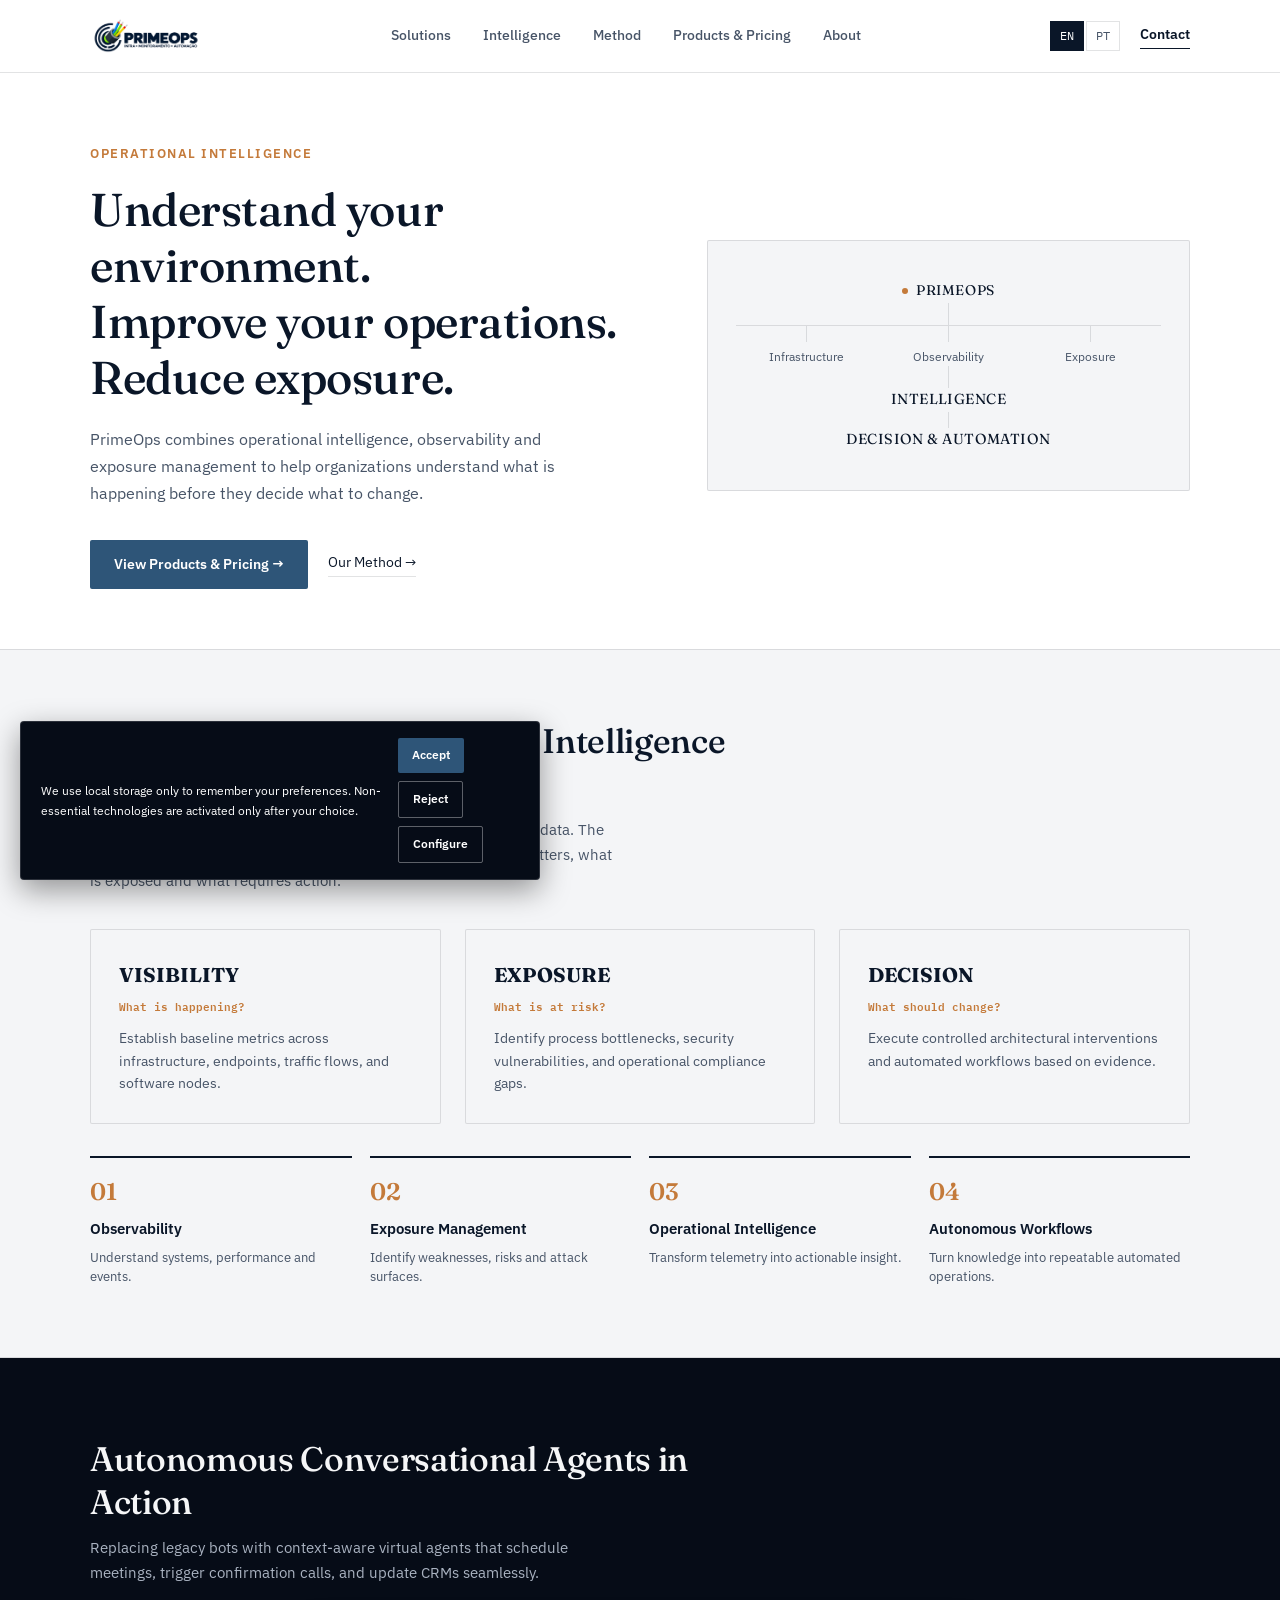
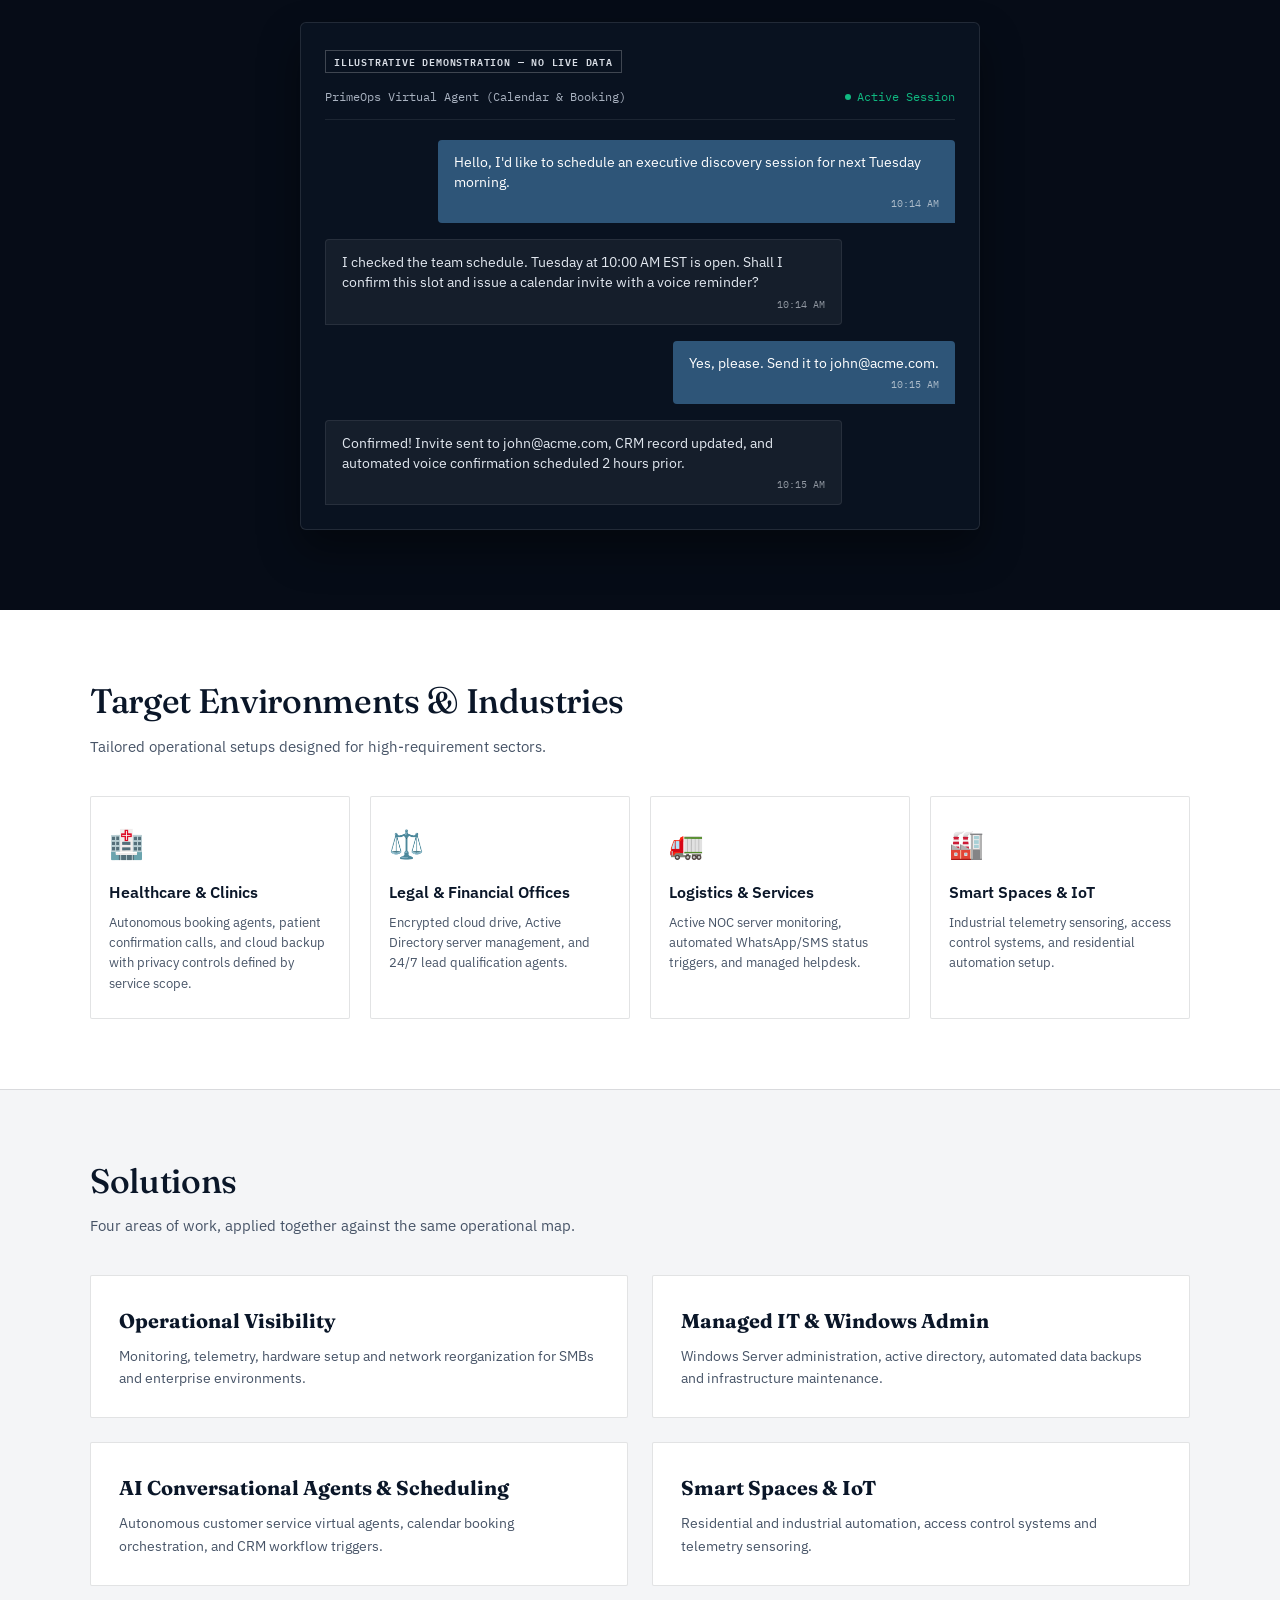
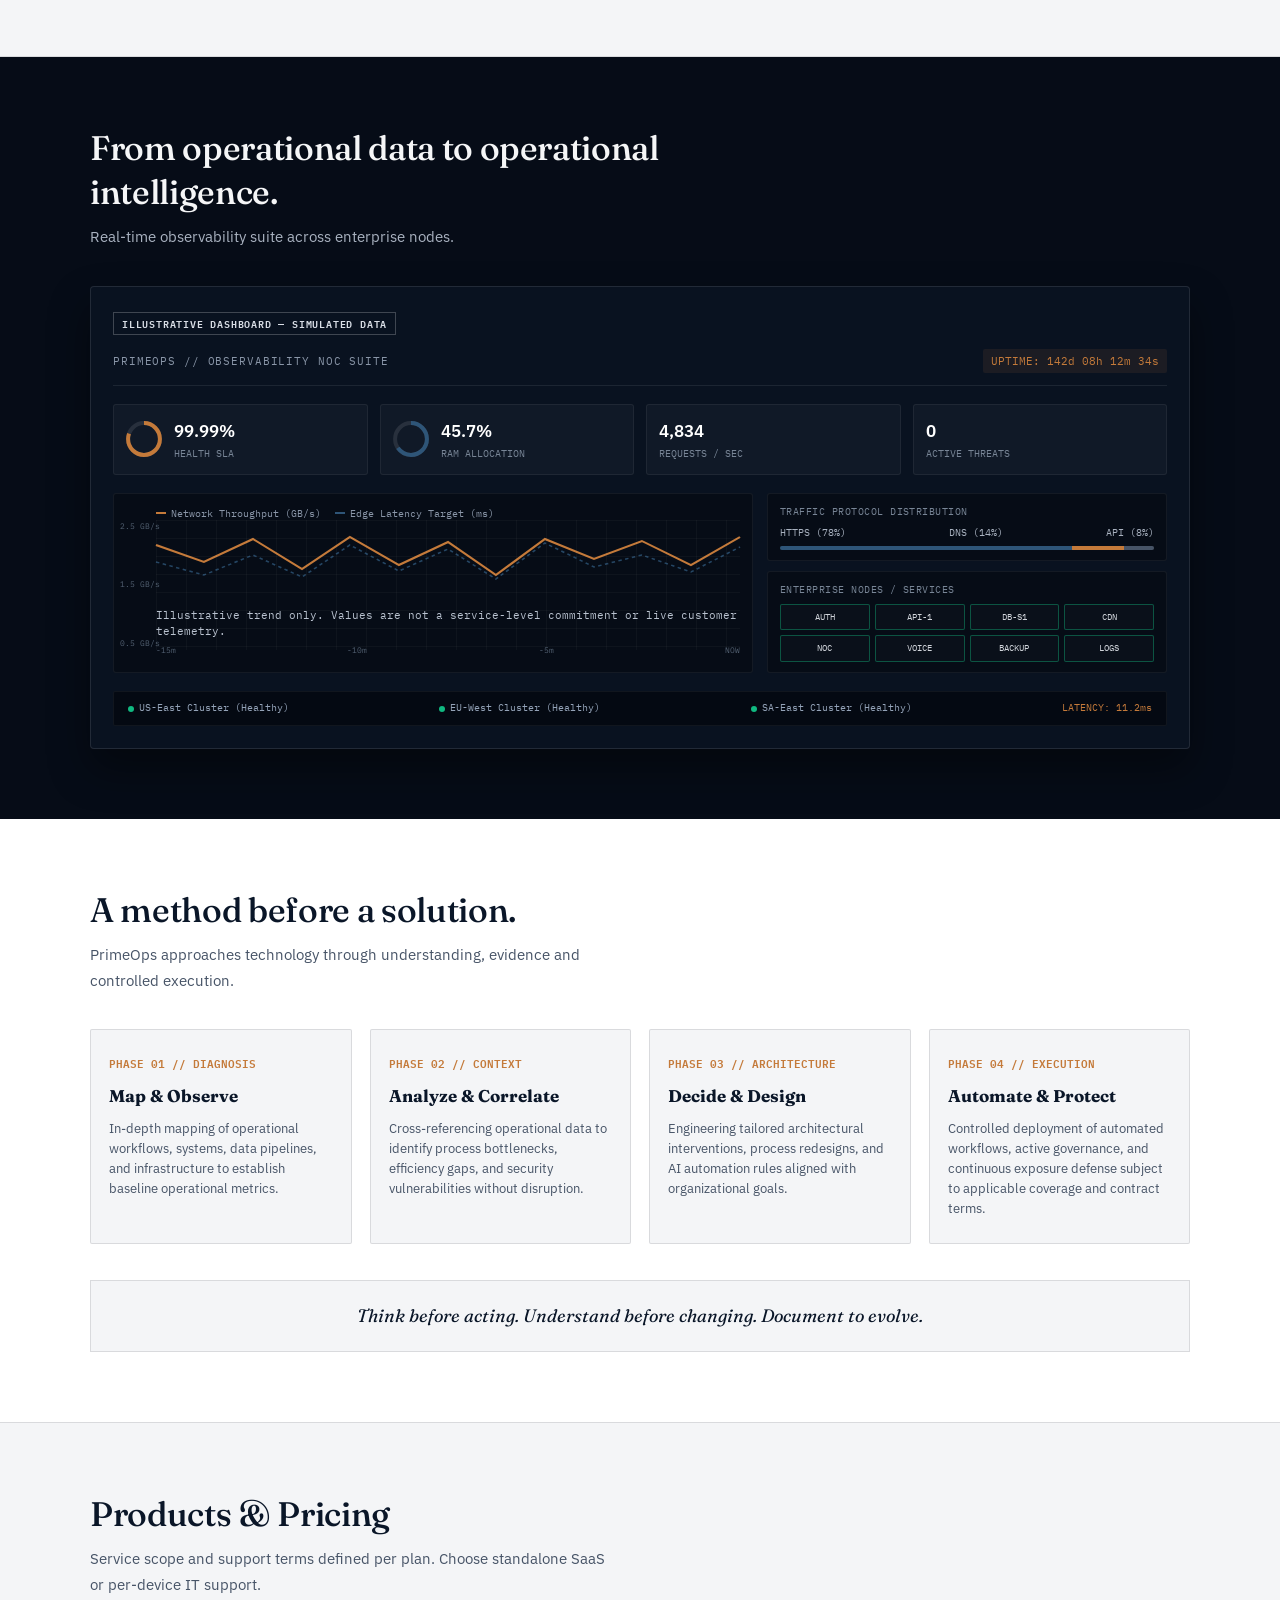
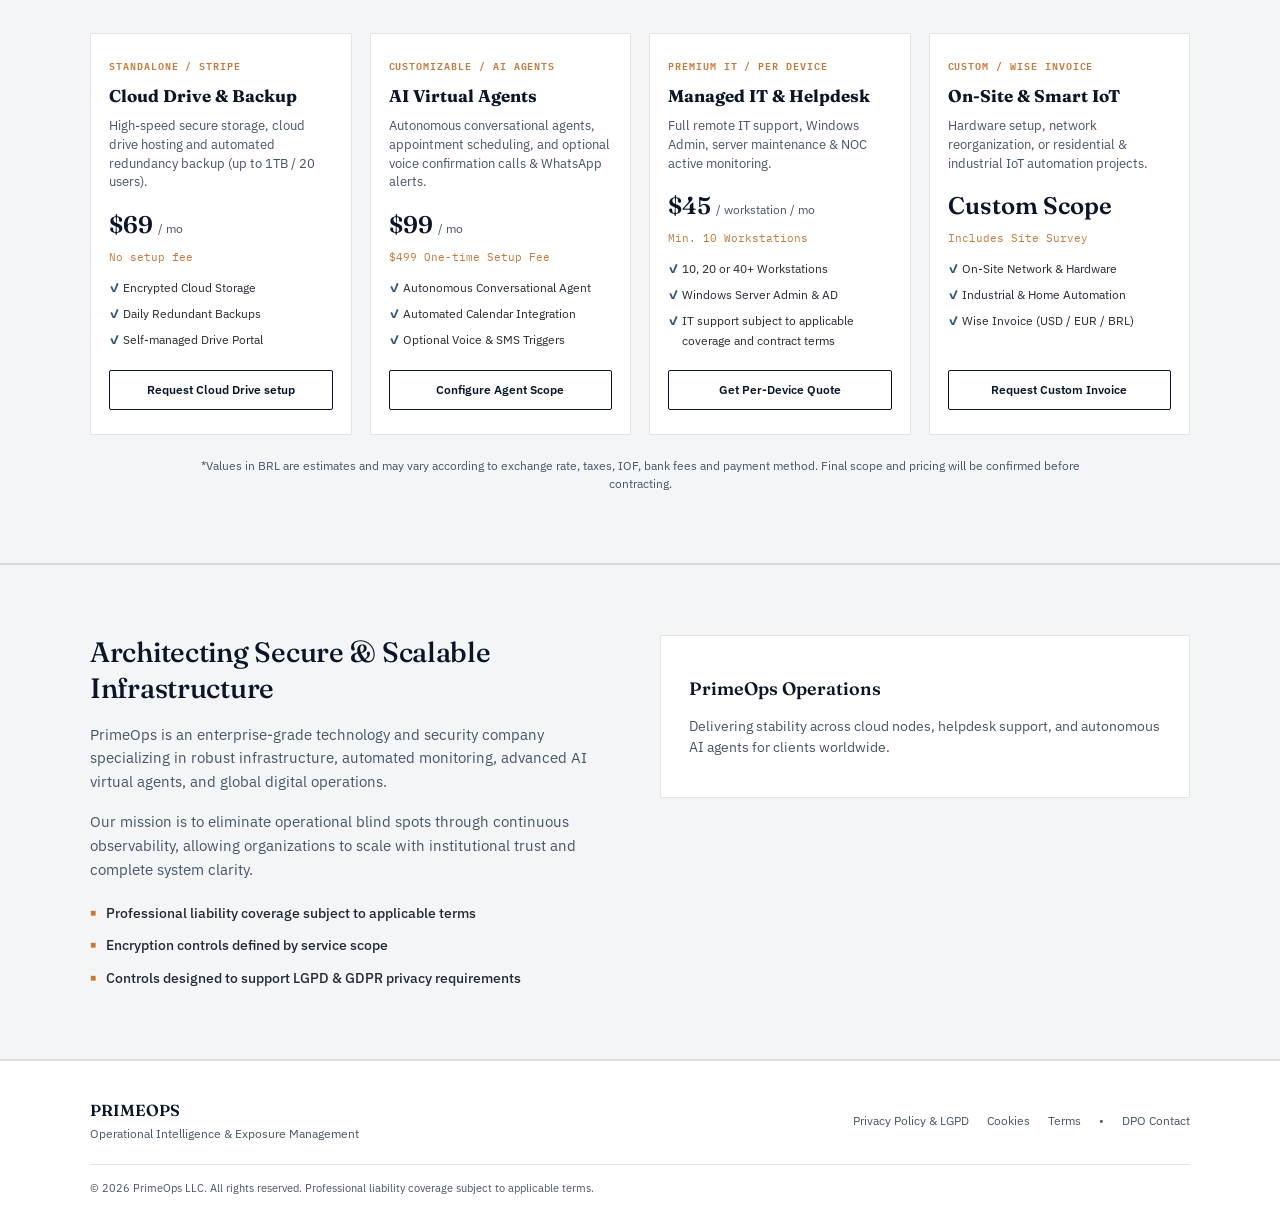
<file: index.html>
<!DOCTYPE html>
<html lang="en" id="html-root">
<head>
<meta charset="UTF-8">
<meta name="viewport" content="width=device-width, initial-scale=1.0">

<!-- SEO & Primary Meta Tags -->
<title>PrimeOps — Operational Intelligence &amp; Exposure Management</title>
<meta name="title" content="PrimeOps — Operational Intelligence & Exposure Management">
<meta name="description" content="Understand your operational environment, automate workflows with AI Virtual Agents, and protect infrastructure with Managed IT Support.">
<meta name="keywords" content="Operational Intelligence, Managed IT, AI Virtual Agents, Cloud Drive, Observability, Exposure Management, PrimeOps">
<meta name="robots" content="index, follow">

<link rel="preconnect" href="https://fonts.googleapis.com" crossorigin>
<link href="https://fonts.googleapis.com/css2?family=Fraunces:opsz,wght@9..144,400;9..144,500;9..144,600&family=IBM+Plex+Sans:wght@400;500;600;700&family=IBM+Plex+Mono:wght@500;600&display=swap" rel="stylesheet">

<link rel="stylesheet" href="assets/css/styles.css">
</head>
<body>

<header>
  <nav aria-label="Main Navigation">
    <div class="brand-logo-wrap">
      <a href="#">
        <img src="assets/images/primeops-logo-matriz-final.png" alt="PrimeOps - Infra, Monitoramento, Automação" class="brand-logo-img">
      </a>
    </div>

    <div class="navlinks">
      <a href="#solutions" data-i18n="nav_solutions">Solutions</a>
      <a href="#whatwedo" data-i18n="nav_intel">Intelligence</a>
      <a href="#method" data-i18n="nav_method">Method</a>
      <a href="#pricing" data-i18n="nav_pricing">Products &amp; Pricing</a>
      <a href="#about" data-i18n="nav_about">About</a>
    </div>
    <div class="nav-right">
      <div class="lang-toggle">
        <button id="btn-en" class="active" type="button" aria-pressed="true">EN</button>
        <button id="btn-pt" type="button" aria-pressed="false">PT</button>
      </div>
      <button class="btn-contact" type="button" data-open-modal="General Contact" data-i18n="nav_contact">Contact</button>
    </div>
    <button id="nav-toggle" class="nav-toggle" type="button" aria-expanded="false" aria-controls="mobile-nav"><span class="sr-only">Open navigation</span>Menu</button>
  </nav>
  <div id="mobile-nav" class="mobile-nav" aria-label="Mobile navigation">
    <a href="#solutions" data-i18n="nav_solutions">Solutions</a>
    <a href="#whatwedo" data-i18n="nav_intel">Intelligence</a>
    <a href="#method" data-i18n="nav_method">Method</a>
    <a href="#pricing" data-i18n="nav_pricing">Products &amp; Pricing</a>
    <a href="#about" data-i18n="nav_about">About</a>
  </div>
</header>

<section class="hero">
  <div class="wrap hero-grid">
    <div>
      <div class="eyebrow" data-i18n="hero_eyebrow">OPERATIONAL INTELLIGENCE</div>
      <h1 data-i18n="hero_title">Understand your environment.<br>Improve your operations.<br>Reduce exposure.</h1>
      <p class="hero-sub" data-i18n="hero_sub">PrimeOps combines operational intelligence, observability and exposure management to help organizations understand what is happening before they decide what to change.</p>
      <div class="hero-ctas">
        <a class="btn-primary" href="#pricing" data-i18n="hero_cta1">View Products &amp; Pricing →</a>
        <a class="btn-ghost" href="#method" data-i18n="hero_cta2">Our Method →</a>
      </div>
    </div>
    
    <div class="diagram-panel">
      <div class="diagram">
        <div class="d-top"><span class="d-dot"></span>PRIMEOPS</div>
        <div class="d-trunk"></div>
        <div class="d-branches">
          <div class="d-branch"><div class="d-drop"></div><div class="d-leaf" data-i18n="diag_infra">Infrastructure</div></div>
          <div class="d-branch"><div class="d-drop"></div><div class="d-leaf" data-i18n="diag_telemetry">Observability</div></div>
          <div class="d-branch"><div class="d-drop"></div><div class="d-leaf" data-i18n="diag_exposure">Exposure</div></div>
        </div>
        <div class="d-trunk"></div>
        <div class="d-node" data-i18n="diag_intelligence">INTELLIGENCE</div>
        <div class="d-trunk short"></div>
        <div class="d-node" data-i18n="diag_decision">DECISION &amp; AUTOMATION</div>
      </div>
    </div>
  </div>
</section>

<!-- FAIXA VISIBILIDADE / EXPOSIÇÃO / DECISÃO -->
<section class="block" style="background:var(--paper);border-top:1px solid var(--line-l);border-bottom:1px solid var(--line-l);">
  <div class="wrap">
    <div class="head">
      <h2 data-i18n="v1_h">Technology creates visibility. Intelligence creates understanding.</h2>
      <p data-i18n="v1_p">Modern environments generate enormous amounts of operational data. The challenge is not simply collecting it — it is understanding what matters, what is exposed and what requires action.</p>
    </div>

    <div class="vis-grid">
      <div class="vis-card">
        <h3>VISIBILITY</h3>
        <div class="sub" data-i18n="v_sub1">What is happening?</div>
        <p data-i18n="v_p1">Establish baseline metrics across infrastructure, endpoints, traffic flows, and software nodes.</p>
      </div>

      <div class="vis-card">
        <h3>EXPOSURE</h3>
        <div class="sub" data-i18n="v_sub2">What is at risk?</div>
        <p data-i18n="v_p2">Identify process bottlenecks, security vulnerabilities, and operational compliance gaps.</p>
      </div>

      <div class="vis-card">
        <h3>DECISION</h3>
        <div class="sub" data-i18n="v_sub3">What should change?</div>
        <p data-i18n="v_p3">Execute controlled architectural interventions and automated workflows based on evidence.</p>
      </div>
    </div>

    <div class="workflow-grid">
      <div class="wf-item">
        <div class="wf-num">01</div>
        <h4 data-i18n="wf1_h">Observability</h4>
        <p data-i18n="wf1_p">Understand systems, performance and events.</p>
      </div>
      <div class="wf-item">
        <div class="wf-num">02</div>
        <h4 data-i18n="wf2_h">Exposure Management</h4>
        <p data-i18n="wf2_p">Identify weaknesses, risks and attack surfaces.</p>
      </div>
      <div class="wf-item">
        <div class="wf-num">03</div>
        <h4 data-i18n="wf3_h">Operational Intelligence</h4>
        <p data-i18n="wf3_p">Transform telemetry into actionable insight.</p>
      </div>
      <div class="wf-item">
        <div class="wf-num">04</div>
        <h4 data-i18n="wf4_h">Autonomous Workflows</h4>
        <p data-i18n="wf4_p">Turn knowledge into repeatable automated operations.</p>
      </div>
    </div>
  </div>
</section>

<!-- SEÇÃO CHAT / AGENTES AUTÔNOMOS EM AÇÃO TRADUZIDO -->
<section class="agent-demo-section">
  <div class="wrap">
    <div class="head">
      <h2 data-i18n="ag_title">Autonomous Conversational Agents in Action</h2>
      <p data-i18n="ag_sub">Replacing legacy bots with context-aware virtual agents that schedule meetings, trigger confirmation calls, and update CRMs seamlessly.</p>
    </div>

    <div class="chat-box-container">
      <div class="demo-label">Illustrative demonstration — no live data</div>
      <div class="chat-header">
        <span data-i18n="chat_header">PrimeOps Virtual Agent (Calendar &amp; Booking)</span>
        <div class="chat-status"><span class="chat-dot"></span> <span data-i18n="chat_status">Active Session</span></div>
      </div>
      <div class="chat-messages">
        <div class="msg-bubble msg-user">
          <span data-i18n="chat_m1">Hello, I'd like to schedule an executive discovery session for next Tuesday morning.</span>
          <div class="msg-time">10:14 AM</div>
        </div>
        <div class="msg-bubble msg-agent">
          <span data-i18n="chat_m2">I checked the team schedule. Tuesday at 10:00 AM EST is open. Shall I confirm this slot and issue a calendar invite with a voice reminder?</span>
          <div class="msg-time">10:14 AM</div>
        </div>
        <div class="msg-bubble msg-user">
          <span data-i18n="chat_m3">Yes, please. Send it to john@acme.com.</span>
          <div class="msg-time">10:15 AM</div>
        </div>
        <div class="msg-bubble msg-agent">
          <span data-i18n="chat_m4">Confirmed! Invite sent to john@acme.com, CRM record updated, and automated voice confirmation scheduled 2 hours prior.</span>
          <div class="msg-time">10:15 AM</div>
        </div>
      </div>
    </div>
  </div>
</section>

<!-- SEÇÃO SETORES E AMBIENTES (TARGET INDUSTRIES) -->
<section class="block">
  <div class="wrap">
    <div class="head">
      <h2 data-i18n="ind_title">Target Environments &amp; Industries</h2>
      <p data-i18n="ind_sub">Tailored operational setups designed for high-requirement sectors.</p>
    </div>

    <div class="industries-grid">
      <div class="ind-card">
        <div class="ind-icon">🏥</div>
        <h3 data-i18n="ind1_h">Healthcare &amp; Clinics</h3>
        <p data-i18n="ind1_p">Autonomous booking agents, patient confirmation calls, and Cloud backup with privacy controls defined by service scope.</p>
      </div>

      <div class="ind-card">
        <div class="ind-icon">⚖️</div>
        <h3 data-i18n="ind2_h">Legal &amp; Financial Offices</h3>
        <p data-i18n="ind2_p">Encrypted cloud drive, Active Directory server management, and 24/7 lead qualification agents.</p>
      </div>

      <div class="ind-card">
        <div class="ind-icon">🚛</div>
        <h3 data-i18n="ind3_h">Logistics &amp; Services</h3>
        <p data-i18n="ind3_p">Active NOC server monitoring, automated WhatsApp/SMS status triggers, and managed helpdesk.</p>
      </div>

      <div class="ind-card">
        <div class="ind-icon">🏭</div>
        <h3 data-i18n="ind4_h">Smart Spaces &amp; IoT</h3>
        <p data-i18n="ind4_p">Industrial telemetry sensoring, access control systems, and residential automation setup.</p>
      </div>
    </div>
  </div>
</section>

<!-- SEÇÃO SOLUTIONS DETALHADA -->
<section class="block" id="solutions" style="background:var(--paper);border-top:1px solid var(--line-l);border-bottom:1px solid var(--line-l);">
  <div class="wrap">
    <div class="head">
      <h2 data-i18n="sol_title">Solutions</h2>
      <p data-i18n="sol_sub">Four areas of work, applied together against the same operational map.</p>
    </div>

    <div class="solutions-grid">
      <div class="sol-card">
        <h3 data-i18n="s1_h">Operational Visibility</h3>
        <p data-i18n="s1_p">Monitoring, telemetry, hardware setup and network reorganization for SMBs and enterprise environments.</p>
      </div>

      <div class="sol-card">
        <h3 data-i18n="s2_h">Managed IT &amp; Windows Admin</h3>
        <p data-i18n="s2_p">Windows Server administration, active directory, automated data backups and infrastructure maintenance.</p>
      </div>

      <div class="sol-card">
        <h3 data-i18n="s3_h">AI Conversational Agents &amp; Scheduling</h3>
        <p data-i18n="s3_p">Autonomous customer service virtual agents, calendar booking orchestration, and CRM workflow triggers.</p>
      </div>

      <div class="sol-card">
        <h3 data-i18n="s4_h">Smart Spaces &amp; IoT</h3>
        <p data-i18n="s4_p">Residential and industrial automation, access control systems and telemetry sensoring.</p>
      </div>
    </div>
  </div>
</section>

<!-- INTELIGÊNCIA / DASHBOARD NOC -->
<section class="whatwedo" id="whatwedo">
  <div class="wrap">
    <div class="head">
      <h2 data-i18n="wwd_title">From operational data to operational intelligence.</h2>
      <p data-i18n="wwd_sub">Real-time observability suite across enterprise nodes.</p>
    </div>

    <div class="noc-suite">
      <div class="demo-label">Illustrative dashboard — simulated data</div>
      <div class="noc-top-bar">
        <div class="noc-title-tag"><span>PRIMEOPS // OBSERVABILITY NOC SUITE</span></div>
        <div class="noc-timer">UPTIME: <span id="uptime-clock">142d 08h 12m 34s</span></div>
      </div>

      <div class="noc-metrics-grid">
        <div class="noc-metric-card">
          <svg class="gauge-svg" viewBox="0 0 36 36">
            <path class="gauge-bg" d="M18 2.0845 a 15.9155 15.9155 0 0 1 0 31.831 a 15.9155 15.9155 0 0 1 0 -31.831" />
            <path class="gauge-fill" d="M18 2.0845 a 15.9155 15.9155 0 0 1 0 31.831 a 15.9155 15.9155 0 0 1 0 -31.831" />
          </svg>
          <div class="metric-card-data">
            <div class="metric-card-num">99.99%</div>
            <div class="metric-card-lbl">HEALTH SLA</div>
          </div>
        </div>

        <div class="noc-metric-card">
          <svg class="gauge-svg" viewBox="0 0 36 36">
            <path class="gauge-bg" d="M18 2.0845 a 15.9155 15.9155 0 0 1 0 31.831 a 15.9155 15.9155 0 0 1 0 -31.831" />
            <path class="gauge-fill blue" id="ram-gauge" d="M18 2.0845 a 15.9155 15.9155 0 0 1 0 31.831 a 15.9155 15.9155 0 0 1 0 -31.831" />
          </svg>
          <div class="metric-card-data">
            <div class="metric-card-num" id="val-ram">45.7%</div>
            <div class="metric-card-lbl">RAM ALLOCATION</div>
          </div>
        </div>

        <div class="noc-metric-card">
          <div class="metric-card-data">
            <div class="metric-card-num" id="val-rps">4,834</div>
            <div class="metric-card-lbl">REQUESTS / SEC</div>
          </div>
        </div>

        <div class="noc-metric-card">
          <div class="metric-card-data">
            <div class="metric-card-num" id="val-threats">0</div>
            <div class="metric-card-lbl">ACTIVE THREATS</div>
          </div>
        </div>
      </div>

      <!-- MULTI-GRÁFICOS REAIS DA TELEMETRIA -->
      <div class="noc-charts-row">
        <div class="noc-main-chart">
          <div class="noc-chart-legend">
            <div class="legend-item"><span class="legend-line-main"></span> <span>Network Throughput (GB/s)</span></div>
            <div class="legend-item"><span class="legend-line-sub"></span> <span>Edge Latency Target (ms)</span></div>
          </div>

          <div class="axis-y">
            <span>2.5 GB/s</span>
            <span>1.5 GB/s</span>
            <span>0.5 GB/s</span>
          </div>

          <div class="chart-grid-pattern"></div>
          <svg class="noc-svg-chart" viewBox="0 0 500 65" preserveAspectRatio="none">
            <path id="svg-line-2" class="line-sub" d="M0,35 L41,48 L83,28 L125,50 L166,18 L208,44 L250,22 L291,52 L333,16 L375,40 L416,28 L458,45 L500,20" />
            <path id="svg-line-1" class="line-main" d="M0,18 L41,35 L83,12 L125,42 L166,10 L208,38 L250,15 L291,48 L333,12 L375,32 L416,14 L458,38 L500,10" />
          </svg>
          <p class="chart-summary">Illustrative trend only. Values are not a service-level commitment or live customer telemetry.</p>

          <div class="axis-x">
            <span>-15m</span>
            <span>-10m</span>
            <span>-5m</span>
            <span>NOW</span>
          </div>
        </div>

        <div class="noc-side-charts">
          <div class="discrete-card">
            <div class="discrete-title">TRAFFIC PROTOCOL DISTRIBUTION</div>
            <div class="proto-bar-container">
              <div class="proto-row">
                <span>HTTPS (78%)</span>
                <span>DNS (14%)</span>
                <span>API (8%)</span>
              </div>
              <div class="proto-track">
                <div class="proto-fill-1"></div>
                <div class="proto-fill-2"></div>
                <div class="proto-fill-3"></div>
              </div>
            </div>
          </div>

          <div class="discrete-card">
            <div class="discrete-title">ENTERPRISE NODES / SERVICES</div>
            <div class="services-grid">
              <div class="service-node active">AUTH</div>
              <div class="service-node active">API-1</div>
              <div class="service-node active">DB-S1</div>
              <div class="service-node active">CDN</div>
              <div class="service-node active">NOC</div>
              <div class="service-node active">VOICE</div>
              <div class="service-node active">BACKUP</div>
              <div class="service-node active">LOGS</div>
            </div>
          </div>
        </div>
      </div>

      <div class="noc-nodes-row">
        <div class="node-item"><span class="node-dot"></span> US-East Cluster (Healthy)</div>
        <div class="node-item"><span class="node-dot"></span> EU-West Cluster (Healthy)</div>
        <div class="node-item"><span class="node-dot"></span> SA-East Cluster (Healthy)</div>
        <div style="color:var(--copper);">LATENCY: 11.2ms</div>
      </div>
    </div>

  </div>
</section>

<!-- SEÇÃO METHOD -->
<section class="block" id="method">
  <div class="wrap">
    <div class="head">
      <h2 data-i18n="meth_title">A method before a solution.</h2>
      <p data-i18n="meth_sub">PrimeOps approaches technology through understanding, evidence and controlled execution.</p>
    </div>

    <div class="method-steps">
      <div class="method-step-card">
        <div class="method-step-num" data-i18n="m1_tag">PHASE 01 // DIAGNOSIS</div>
        <h3 data-i18n="m1_h">Map &amp; Observe</h3>
        <p data-i18n="m1_p">In-depth mapping of operational workflows, systems, data pipelines, and infrastructure to establish baseline operational metrics.</p>
      </div>

      <div class="method-step-card">
        <div class="method-step-num" data-i18n="m2_tag">PHASE 02 // CONTEXT</div>
        <h3 data-i18n="m2_h">Analyze &amp; Correlate</h3>
        <p data-i18n="m2_p">Cross-referencing operational data to identify process bottlenecks, efficiency gaps, and security vulnerabilities without disruption.</p>
      </div>

      <div class="method-step-card">
        <div class="method-step-num" data-i18n="m3_tag">PHASE 03 // ARCHITECTURE</div>
        <h3 data-i18n="m3_h">Decide &amp; Design</h3>
        <p data-i18n="m3_p">Engineering tailored architectural interventions, process redesigns, and AI automation rules aligned with organizational goals.</p>
      </div>

      <div class="method-step-card">
        <div class="method-step-num" data-i18n="m4_tag">PHASE 04 // EXECUTION</div>
        <h3 data-i18n="m4_h">Automate &amp; Protect</h3>
        <p data-i18n="m4_p">Controlled deployment of automated workflows, active governance, and continuous exposure defense covered by liability insurance.</p>
      </div>
    </div>

    <div class="method-quote" data-i18n="meth_quote">
      Think before acting. Understand before changing. Document to evolve.
    </div>
  </div>
</section>

<!-- SEÇÃO DE PREÇOS -->
<section class="block" id="pricing" style="background:var(--paper);border-top:1px solid var(--line-l);border-bottom:1px solid var(--line-l);">
  <div class="wrap">
    <div class="head">
      <h2 data-i18n="p_title">Products &amp; Pricing</h2>
      <p data-i18n="p_sub">Service scope and support terms defined per plan. Choose standalone SaaS or per-device IT support.</p>
    </div>

    <div class="pricing-grid">
      <div class="price-card">
        <div>
          <div class="price-tag">STANDALONE / STRIPE</div>
          <h3 data-i18n="p1_h">Cloud Drive &amp; Backup</h3>
          <p class="desc" data-i18n="p1_desc">High-speed secure storage, cloud drive hosting and automated redundancy backup (up to 1TB / 20 users).</p>
          <div class="price-amount" id="p1-amt" data-i18n="p1_amt">$69 <span>/ mo</span></div>
          <div class="price-setup" data-i18n="p1_s">No setup fee</div>
          <ul class="price-features">
            <li data-i18n="p1_f1">Encrypted Cloud Storage</li>
            <li data-i18n="p1_f2">Daily Redundant Backups</li>
            <li data-i18n="p1_f3">Self-managed Drive Portal</li>
          </ul>
        </div>
        <button type="button" data-open-modal="Cloud Drive Setup" class="btn-card" data-i18n="btn_stripe">Request Cloud Drive setup</button>
      </div>

      <div class="price-card">
        <div>
          <div class="price-tag">CUSTOMIZABLE / AI AGENTS</div>
          <h3 data-i18n="p2_h">AI Virtual Agents</h3>
          <p class="desc" data-i18n="p2_desc">Autonomous conversational agents, appointment scheduling, and optional voice confirmation calls & WhatsApp alerts.</p>
          <div class="price-amount" id="p2-amt" data-i18n="p2_amt">$99 <span>/ mo</span></div>
          <div class="price-setup" id="p2-setup" data-i18n="p2_s">$499 One-time Setup Fee</div>
          <ul class="price-features">
            <li data-i18n="p2_f1">Autonomous Conversational Agent</li>
            <li data-i18n="p2_f2">Automated Calendar Integration</li>
            <li data-i18n="p2_f3">Optional Voice &amp; SMS Triggers</li>
          </ul>
        </div>
        <button type="button" data-open-modal="AI Agent Scope" class="btn-card" data-i18n="btn_scope">Configure Agent Scope</button>
      </div>

      <div class="price-card">
        <div>
          <div class="price-tag">PREMIUM IT / PER DEVICE</div>
          <h3 data-i18n="p3_h">Managed IT &amp; Helpdesk</h3>
          <p class="desc" data-i18n="p3_desc">Full remote IT support, Windows Admin, server maintenance & NOC active monitoring.</p>
          <div class="price-amount" id="p3-amt" data-i18n="p3_amt">$45 <span>/ workstation / mo</span></div>
          <div class="price-setup" data-i18n="p3_s">Min. 10 Workstations</div>
          <ul class="price-features">
            <li data-i18n="p3_f1">10, 20 or 40+ Workstations</li>
            <li data-i18n="p3_f2">Windows Server Admin &amp; AD</li>
            <li data-i18n="p3_f3">IT support subject to applicable coverage and contract terms</li>
          </ul>
        </div>
        <button type="button" data-open-modal="Managed IT Quote" class="btn-card" data-i18n="btn_quote">Get Per-Device Quote</button>
      </div>

      <div class="price-card">
        <div>
          <div class="price-tag">CUSTOM / WISE INVOICE</div>
          <h3 data-i18n="p4_h">On-Site &amp; Smart IoT</h3>
          <p class="desc" data-i18n="p4_desc">Hardware setup, network reorganization, or residential & industrial IoT automation projects.</p>
          <div class="price-amount" id="p4-amt" data-i18n="p4_amt">Custom Scope</div>
          <div class="price-setup" data-i18n="p4_s">Includes Site Survey</div>
          <ul class="price-features">
            <li data-i18n="p4_f1">On-Site Network &amp; Hardware</li>
            <li data-i18n="p4_f2">Industrial &amp; Home Automation</li>
            <li data-i18n="p4_f3">Wise Invoice (USD / EUR / BRL)</li>
          </ul>
        </div>
        <button type="button" data-open-modal="Wise Custom Invoice" class="btn-card" data-i18n="btn_wise">Request Custom Invoice</button>
      </div>
    </div>
    <p class="pricing-note" data-i18n="pricing_note">*Values in BRL are estimates and may vary according to exchange rate, taxes, IOF, bank fees and payment method. Final scope and pricing will be confirmed before contracting.</p>
  </div>
</section>

<!-- SEÇÃO ABOUT CORRIGIDA E DISTRIBUÍDA ALINHADA -->
<section class="about-section" id="about">
  <div class="wrap about-grid">
    <div class="about-content">
      <h2 data-i18n="ab_title">Architecting Secure &amp; Scalable Infrastructure</h2>
      <p data-i18n="ab_p1">PrimeOps is an enterprise-grade technology and security company specializing in robust infrastructure, automated monitoring, advanced AI virtual agents, and global digital operations.</p>
      <p data-i18n="ab_p2">Our mission is to eliminate operational blind spots through continuous observability, allowing organizations to scale with institutional trust and complete system clarity.</p>
      <ul class="about-pillars">
        <li data-i18n="ab_l1">Enterprise E&amp;O Professional Liability Insured</li>
        <li data-i18n="ab_l2">AES-256 Cloud Encryption Standards</li>
        <li data-i18n="ab_l3">Controls designed to support LGPD &amp; GDPR privacy requirements</li>
      </ul>
    </div>
    <div class="diagram-panel" style="background:#fff;">
      <div style="font-family:var(--serif);font-size:18px;color:var(--navy);margin-bottom:12px;font-weight:600;" data-i18n="ab_card_h">PrimeOps Operations</div>
      <p style="font-size:13.5px;color:var(--slate);line-height:1.6;" data-i18n="ab_card_p">Delivering stability across cloud nodes, helpdesk support, and autonomous AI agents for clients worldwide.</p>
    </div>
  </div>
</section>

<!-- BANNER DE COOKIES LGPD -->
<div id="cookie-banner" class="cookie-banner" role="region" aria-label="Privacy preferences">
  <div>
    <span data-i18n="cookie_text">Usamos armazenamento local apenas para lembrar suas preferências. Tecnologias não essenciais só serão ativadas após sua escolha.</span>
    <div id="cookie-preferences" class="preference-panel"><a href="cookies-en.html" target="_blank" rel="noopener" data-legal-key="cookies" data-i18n="cookie_preferences_link">Saiba mais sobre cookies e preferências</a></div>
  </div>
  <div class="cookie-actions">
    <button id="cookie-accept" type="button" class="cookie-btn" data-i18n="cookie_accept">Aceitar</button>
    <button id="cookie-reject" type="button" class="cookie-btn secondary" data-i18n="cookie_reject">Recusar</button>
    <button id="cookie-configure" type="button" class="cookie-btn secondary" data-i18n="cookie_configure">Configurar</button>
  </div>
</div>

<!-- MODAL FORM -->
<div id="contact-modal" class="modal-overlay" role="dialog" aria-modal="true" aria-labelledby="modal-title" aria-hidden="true">
  <div class="modal-box">
    <button id="modal-close" class="modal-close" type="button" aria-label="Close dialog">✕</button>
    <div id="modal-form-content">
      <h3 id="modal-title" data-i18n="modal_h">Request Proposal / Scope</h3>
      <p data-i18n="modal_p">Select required parameters for a tailored proposal.</p>
      
        <form id="modal-form" action="https://primeops-crm-integration-admin.primeops-root.workers.dev/leads" method="POST">
        <input type="hidden" name="source" value="primeops-company-website">
        <input type="hidden" name="language" id="form-language" value="en">
        <input type="hidden" name="privacy_policy_version" value="1.0">
        <input type="hidden" name="consent_timestamp" id="consent-timestamp">
        <div class="form-group">
          <label for="input-name" data-i18n="lbl_name">FULL NAME</label>
          <input type="text" id="input-name" name="name" required autocomplete="name" maxlength="120" placeholder="John Doe" data-i18n-placeholder="placeholder_name">
        </div>
        <div class="form-group">
          <label for="input-company" data-i18n="lbl_company">COMPANY</label>
          <input type="text" id="input-company" name="company" required autocomplete="organization" maxlength="160" placeholder="Acme Corp" data-i18n-placeholder="placeholder_company">
        </div>
        <div class="form-group">
          <label for="input-country" data-i18n="lbl_country">COUNTRY</label>
          <input type="text" id="input-country" name="country" required autocomplete="country-name" maxlength="80" placeholder="United States" data-i18n-placeholder="placeholder_country">
        </div>
        <div class="form-group">
          <label for="input-email" data-i18n="lbl_email">WORK EMAIL</label>
          <input type="email" id="input-email" name="email" required autocomplete="email" maxlength="160" placeholder="john@company.com" data-i18n-placeholder="placeholder_email">
        </div>
        <div class="form-group">
          <label for="input-service" data-i18n="lbl_service">SERVICE OF INTEREST</label>
          <select id="input-service" name="service" required>
            <option value="" data-i18n="service_placeholder">Select a service</option>
            <option value="cloud_drive" data-i18n="service_cloud">Cloud Drive &amp; Backup</option>
            <option value="ai_agents" data-i18n="service_ai">AI Virtual Agents</option>
            <option value="managed_it" data-i18n="service_it">Managed IT &amp; Helpdesk</option>
            <option value="smart_iot" data-i18n="service_iot">On-Site &amp; Smart IoT</option>
            <option value="other" data-i18n="service_other">Other / Not sure yet</option>
          </select>
        </div>
        <div class="form-group">
          <label for="modal-msg" data-i18n="lbl_msg">PROJECT PARAMETERS</label>
          <textarea id="modal-msg" name="message" rows="3" maxlength="1200" placeholder="Describe requirements..." data-i18n-placeholder="placeholder_message"></textarea>
          <span class="form-help" data-i18n="form_help">Please do not include passwords, credentials, health information or other sensitive data.</span>
        </div>
        <div class="lgpd-consent">
          <input type="checkbox" id="lgpd_agree" name="privacy_consent" value="accepted" required>
          <label for="lgpd_agree"><span data-i18n="lbl_lgpd">I have read the privacy notice and authorize PrimeOps to use these details to respond to my request.</span> <a href="privacy-en.html" data-legal-key="privacy" target="_blank" rel="noopener" data-i18n="privacy_notice_link">Privacy notice</a></label>
        </div>
        <button type="submit" class="btn-submit" data-i18n="btn_send">Submit Request</button>
        <div id="form-status" class="form-status" role="status" aria-live="polite"></div>
      </form>
    </div>
    <div id="modal-success" style="display:none;text-align:center;padding:20px;" role="status">
      <h4 data-i18n="form_success">Request Submitted</h4>
      <p style="color:var(--slate);font-size:14px;margin-top:10px;" data-i18n="form_success_p">Our team will review your request and reach out shortly.</p>
    </div>
    <div id="modal-error" style="display:none"></div>
  </div>
</div>

<footer>
  <div class="wrap">
    <div class="footer-top">
      <div class="footer-brand">
        <div class="fb1">PRIMEOPS</div>
        <div class="fb2">Operational Intelligence &amp; Exposure Management</div>
      </div>
      <div class="footer-legal-links">
        <a href="privacy-en.html" data-legal-key="privacy" data-i18n="f_privacy">Privacy Policy &amp; LGPD</a>
        <a href="cookies-en.html" data-legal-key="cookies" data-i18n="f_cookies">Cookies</a>
        <a href="terms-en.html" data-legal-key="terms" data-i18n="f_terms">Terms</a>
        <span>•</span>
        <a href="mailto:dpo@primeops.company" data-i18n="f_dpo">DPO Contact</a>
      </div>
    </div>
    <div class="footer-bottom">
      <div data-i18n="footer_legal">© 2026 PrimeOps LLC. All rights reserved. Professional liability coverage subject to applicable terms.</div>
    </div>
  </div>
</footer>

<script src="assets/js/main.js" defer></script>

</body>
</html>
</file>
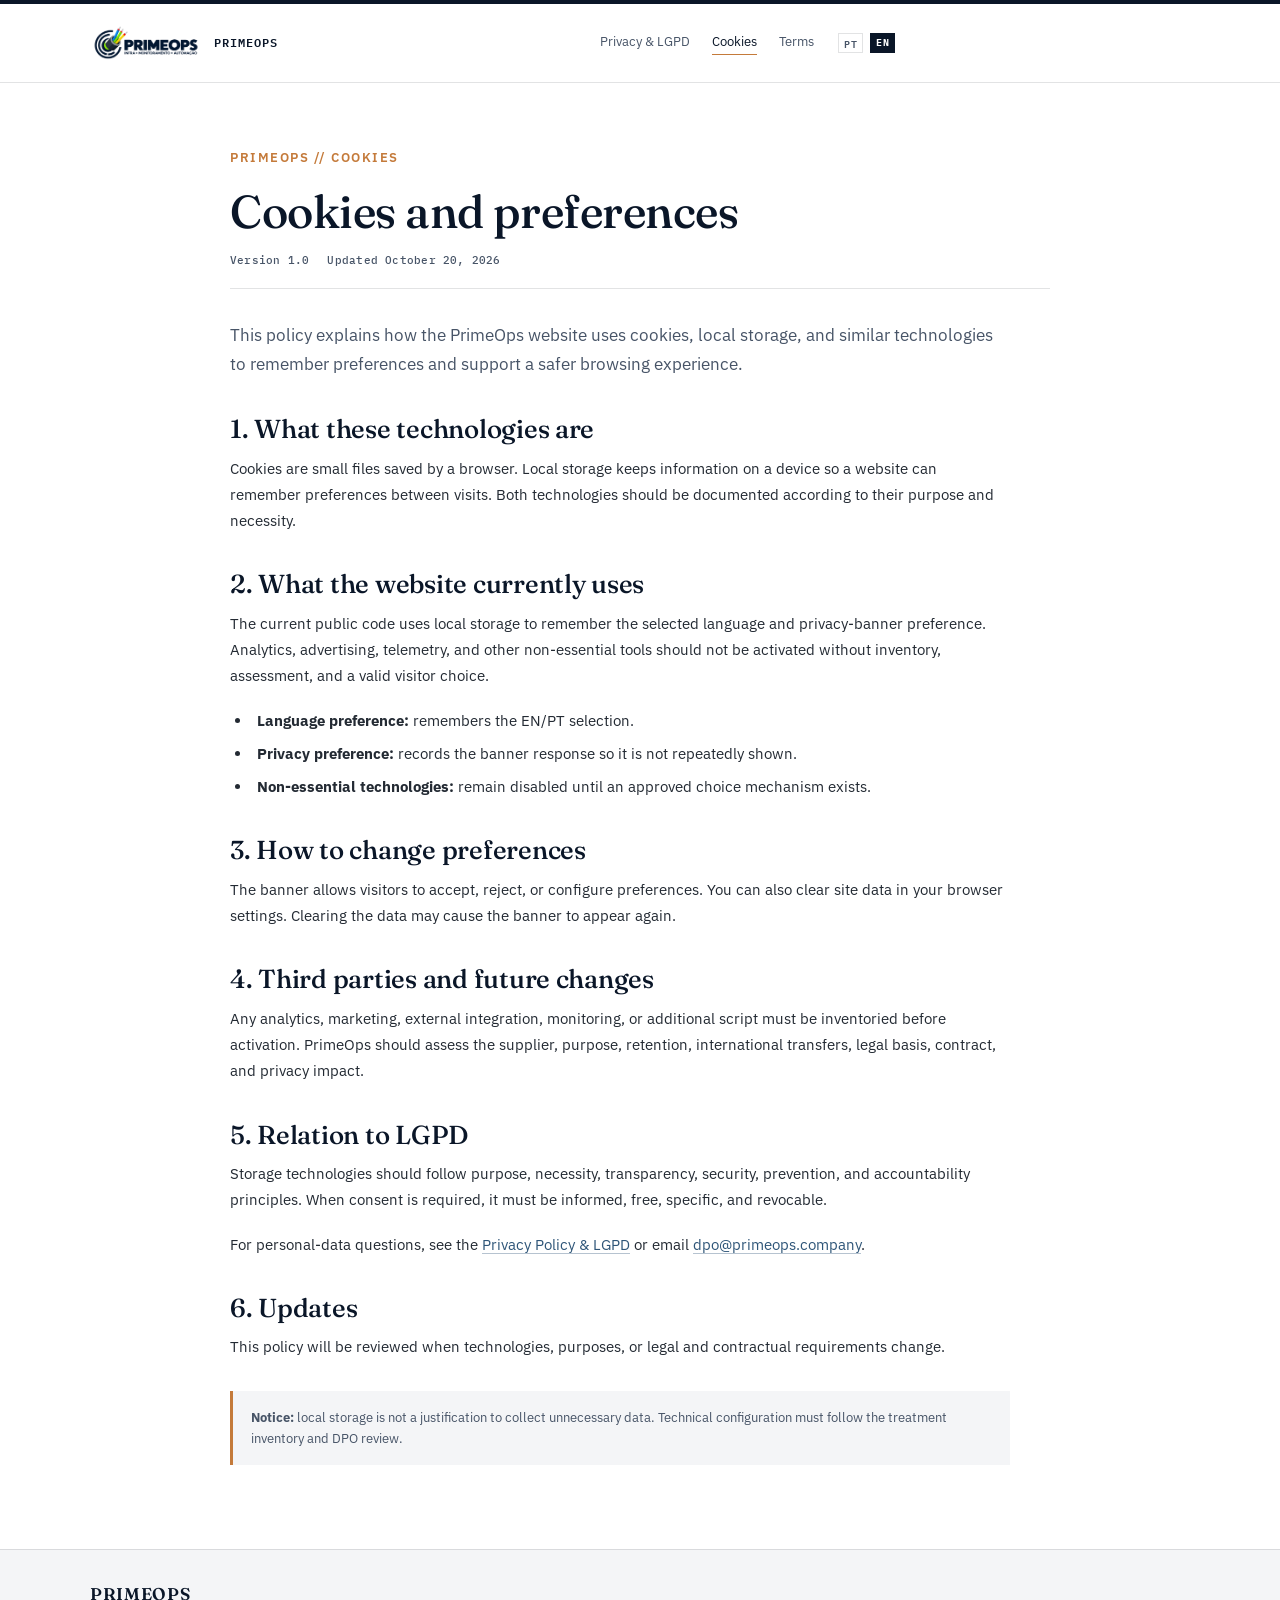
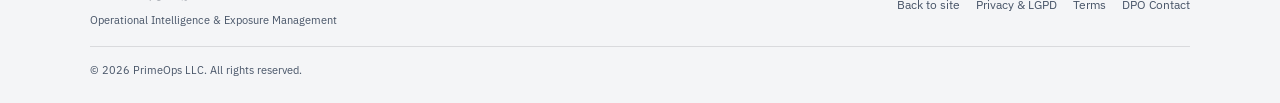
<file: cookies-en.html>
<!doctype html>
<html lang="en">
<head><meta charset="utf-8"><meta name="viewport" content="width=device-width, initial-scale=1"><meta name="description" content="PrimeOps Cookie and Preference Policy."><title>Cookies &amp; Preferences — PrimeOps</title><link rel="preconnect" href="https://fonts.googleapis.com" crossorigin><link rel="preconnect" href="https://fonts.gstatic.com" crossorigin><link href="https://fonts.googleapis.com/css2?family=Fraunces:opsz,wght@9..144,400;9..144,500;9..144,600&family=IBM+Plex+Sans:wght@400;500;600;700&family=IBM+Plex+Mono:wght@500;600&display=swap" rel="stylesheet"><link rel="stylesheet" href="assets/css/styles.css"></head>
<body class="legal-body"><header class="legal-header"><div class="wrap legal-header-inner"><a class="legal-brand" href="index.html" aria-label="PrimeOps — home"><img src="assets/images/primeops-logo-matriz-final.png" alt="PrimeOps" class="legal-brand-logo"><span>PRIMEOPS</span></a><nav class="legal-nav" aria-label="Legal navigation"><a href="privacy-en.html">Privacy &amp; LGPD</a><a href="cookies-en.html" aria-current="page">Cookies</a><a href="terms-en.html">Terms</a><span class="legal-language"><a href="cookies.html">PT</a><strong>EN</strong></span></nav></div></header>
<main class="legal-page"><div class="wrap legal-wrap"><p class="eyebrow">PRIMEOPS // COOKIES</p><h1>Cookies and preferences</h1><div class="legal-meta"><span>Version 1.0</span><span>Updated October 20, 2026</span></div><div class="legal-content"><p class="legal-lead">This policy explains how the PrimeOps website uses cookies, local storage, and similar technologies to remember preferences and support a safer browsing experience.</p><h2>1. What these technologies are</h2><p>Cookies are small files saved by a browser. Local storage keeps information on a device so a website can remember preferences between visits. Both technologies should be documented according to their purpose and necessity.</p><h2>2. What the website currently uses</h2><p>The current public code uses local storage to remember the selected language and privacy-banner preference. Analytics, advertising, telemetry, and other non-essential tools should not be activated without inventory, assessment, and a valid visitor choice.</p><ul><li><strong>Language preference:</strong> remembers the EN/PT selection.</li><li><strong>Privacy preference:</strong> records the banner response so it is not repeatedly shown.</li><li><strong>Non-essential technologies:</strong> remain disabled until an approved choice mechanism exists.</li></ul><h2>3. How to change preferences</h2><p>The banner allows visitors to accept, reject, or configure preferences. You can also clear site data in your browser settings. Clearing the data may cause the banner to appear again.</p><h2>4. Third parties and future changes</h2><p>Any analytics, marketing, external integration, monitoring, or additional script must be inventoried before activation. PrimeOps should assess the supplier, purpose, retention, international transfers, legal basis, contract, and privacy impact.</p><h2>5. Relation to LGPD</h2><p>Storage technologies should follow purpose, necessity, transparency, security, prevention, and accountability principles. When consent is required, it must be informed, free, specific, and revocable.</p><p>For personal-data questions, see the <a href="privacy-en.html">Privacy Policy &amp; LGPD</a> or email <a href="mailto:dpo@primeops.company">dpo@primeops.company</a>.</p><h2>6. Updates</h2><p>This policy will be reviewed when technologies, purposes, or legal and contractual requirements change.</p><div class="legal-note"><strong>Notice:</strong> local storage is not a justification to collect unnecessary data. Technical configuration must follow the treatment inventory and DPO review.</div></div></div></main>
<footer class="legal-footer"><div class="wrap legal-footer-inner"><div><strong>PRIMEOPS</strong><span>Operational Intelligence &amp; Exposure Management</span></div><div class="legal-footer-links"><a href="index.html">Back to site</a><a href="privacy-en.html">Privacy &amp; LGPD</a><a href="terms-en.html">Terms</a><a href="mailto:dpo@primeops.company">DPO Contact</a></div><small>© 2026 PrimeOps LLC. All rights reserved.</small></div></footer></body></html>
</file>
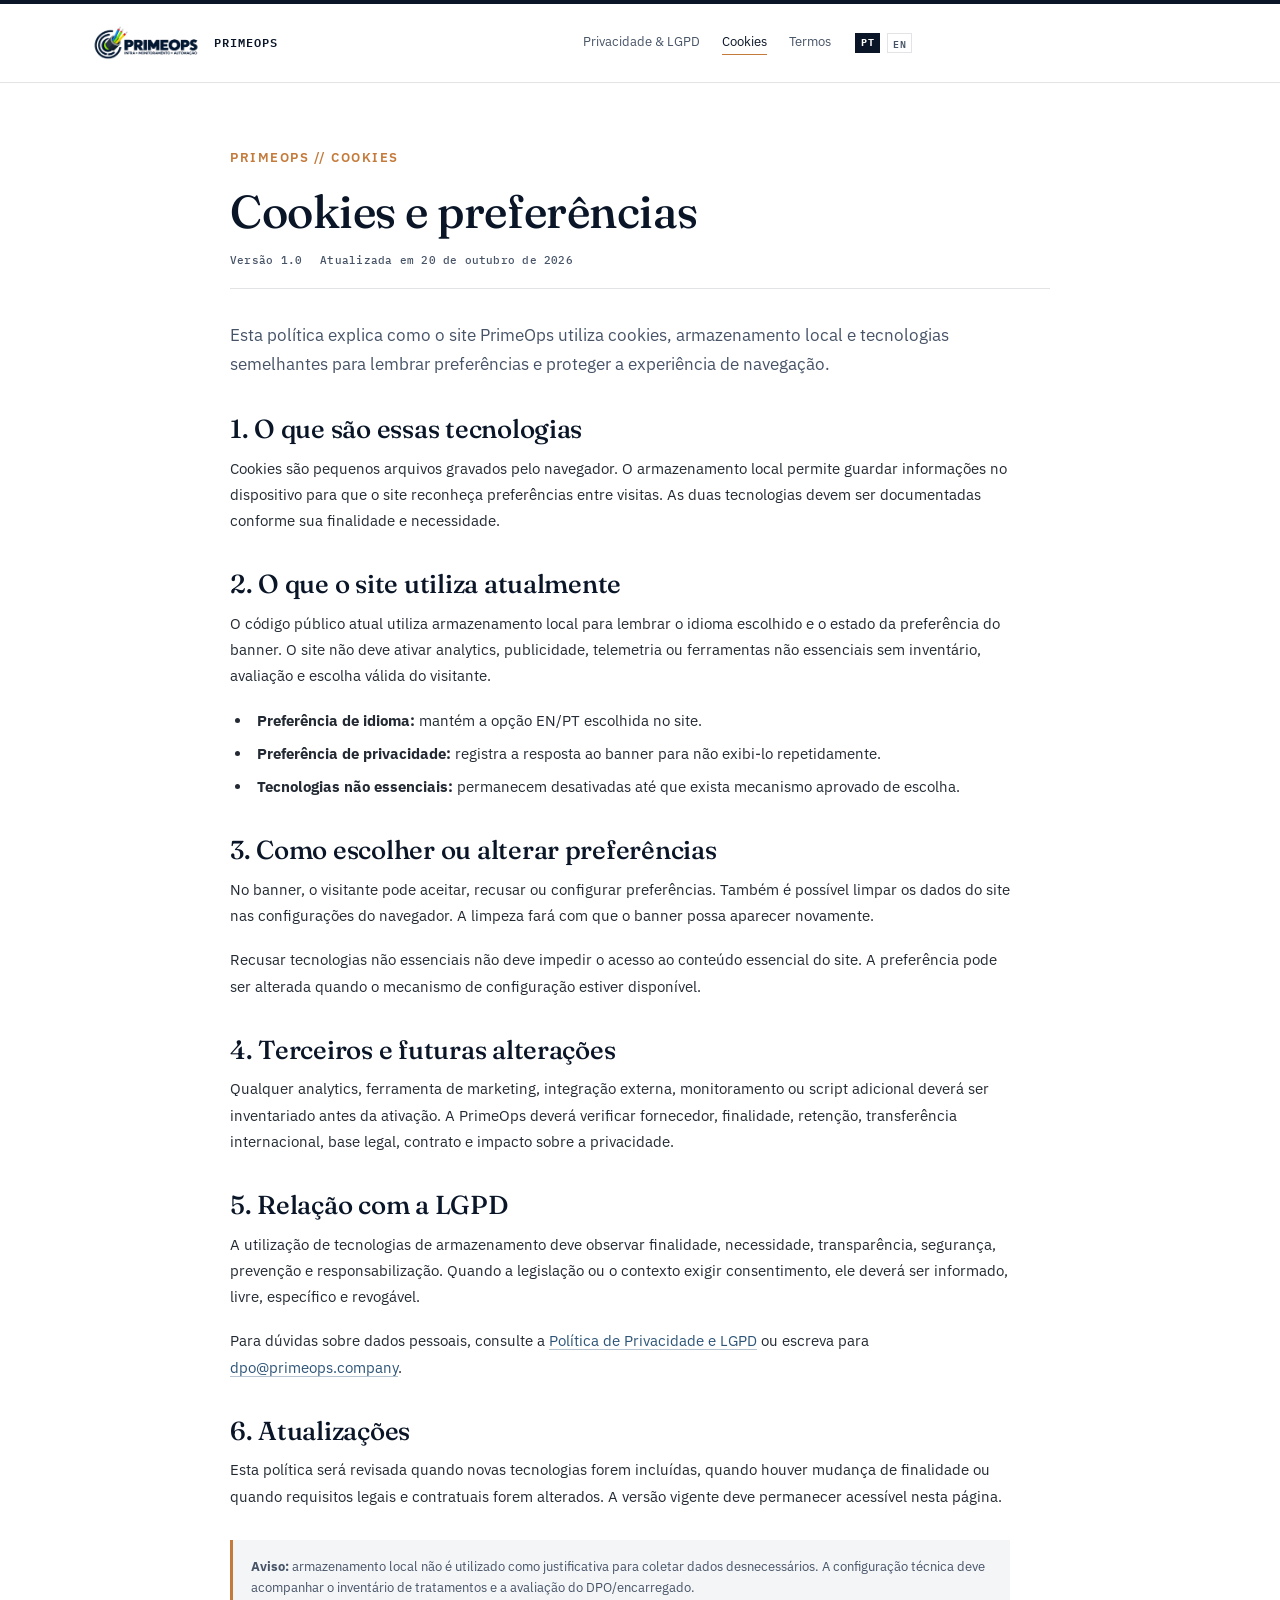
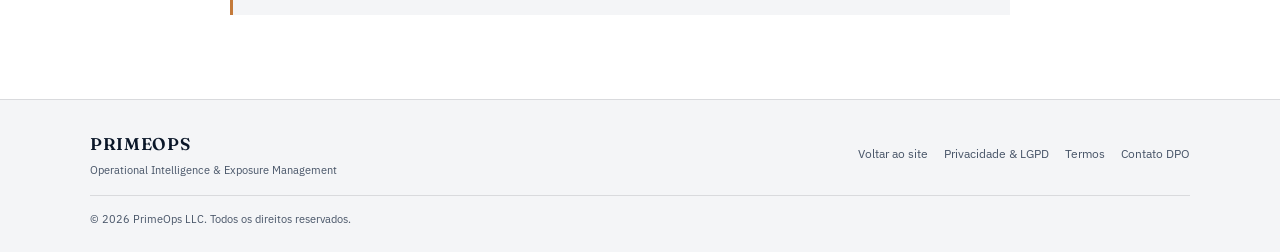
<file: cookies.html>
<!doctype html>
<html lang="pt-BR">
<head>
  <meta charset="utf-8">
  <meta name="viewport" content="width=device-width, initial-scale=1">
  <meta name="description" content="Política de Cookies e Preferências da PrimeOps.">
  <title>Cookies e Preferências — PrimeOps</title>
  <link rel="preconnect" href="https://fonts.googleapis.com" crossorigin>
  <link rel="preconnect" href="https://fonts.gstatic.com" crossorigin>
  <link href="https://fonts.googleapis.com/css2?family=Fraunces:opsz,wght@9..144,400;9..144,500;9..144,600&family=IBM+Plex+Sans:wght@400;500;600;700&family=IBM+Plex+Mono:wght@500;600&display=swap" rel="stylesheet">
  <link rel="stylesheet" href="assets/css/styles.css">
</head>
<body class="legal-body">
  <header class="legal-header">
    <div class="wrap legal-header-inner">
      <a class="legal-brand" href="index.html" aria-label="PrimeOps — voltar ao início">
        <img src="assets/images/primeops-logo-matriz-final.png" alt="PrimeOps" class="legal-brand-logo">
        <span>PRIMEOPS</span>
      </a>
      <nav class="legal-nav" aria-label="Navegação legal">
        <a href="privacy.html">Privacidade &amp; LGPD</a>
        <a href="cookies.html" aria-current="page">Cookies</a>
        <a href="terms.html">Termos</a><span class="legal-language"><strong>PT</strong><a href="cookies-en.html">EN</a></span>
      </nav>
    </div>
  </header>

  <main class="legal-page">
    <div class="wrap legal-wrap">
      <p class="eyebrow">PRIMEOPS // COOKIES</p>
      <h1>Cookies e preferências</h1>
      <div class="legal-meta"><span>Versão 1.0</span><span>Atualizada em 20 de outubro de 2026</span></div>
      <div class="legal-content">
        <p class="legal-lead">Esta política explica como o site PrimeOps utiliza cookies, armazenamento local e tecnologias semelhantes para lembrar preferências e proteger a experiência de navegação.</p>

        <h2>1. O que são essas tecnologias</h2>
        <p>Cookies são pequenos arquivos gravados pelo navegador. O armazenamento local permite guardar informações no dispositivo para que o site reconheça preferências entre visitas. As duas tecnologias devem ser documentadas conforme sua finalidade e necessidade.</p>

        <h2>2. O que o site utiliza atualmente</h2>
        <p>O código público atual utiliza armazenamento local para lembrar o idioma escolhido e o estado da preferência do banner. O site não deve ativar analytics, publicidade, telemetria ou ferramentas não essenciais sem inventário, avaliação e escolha válida do visitante.</p>
        <ul>
          <li><strong>Preferência de idioma:</strong> mantém a opção EN/PT escolhida no site.</li>
          <li><strong>Preferência de privacidade:</strong> registra a resposta ao banner para não exibi-lo repetidamente.</li>
          <li><strong>Tecnologias não essenciais:</strong> permanecem desativadas até que exista mecanismo aprovado de escolha.</li>
        </ul>

        <h2>3. Como escolher ou alterar preferências</h2>
        <p>No banner, o visitante pode aceitar, recusar ou configurar preferências. Também é possível limpar os dados do site nas configurações do navegador. A limpeza fará com que o banner possa aparecer novamente.</p>
        <p>Recusar tecnologias não essenciais não deve impedir o acesso ao conteúdo essencial do site. A preferência pode ser alterada quando o mecanismo de configuração estiver disponível.</p>

        <h2>4. Terceiros e futuras alterações</h2>
        <p>Qualquer analytics, ferramenta de marketing, integração externa, monitoramento ou script adicional deverá ser inventariado antes da ativação. A PrimeOps deverá verificar fornecedor, finalidade, retenção, transferência internacional, base legal, contrato e impacto sobre a privacidade.</p>

        <h2>5. Relação com a LGPD</h2>
        <p>A utilização de tecnologias de armazenamento deve observar finalidade, necessidade, transparência, segurança, prevenção e responsabilização. Quando a legislação ou o contexto exigir consentimento, ele deverá ser informado, livre, específico e revogável.</p>
        <p>Para dúvidas sobre dados pessoais, consulte a <a href="privacy.html">Política de Privacidade e LGPD</a> ou escreva para <a href="mailto:dpo@primeops.company">dpo@primeops.company</a>.</p>

        <h2>6. Atualizações</h2>
        <p>Esta política será revisada quando novas tecnologias forem incluídas, quando houver mudança de finalidade ou quando requisitos legais e contratuais forem alterados. A versão vigente deve permanecer acessível nesta página.</p>
        <div class="legal-note"><strong>Aviso:</strong> armazenamento local não é utilizado como justificativa para coletar dados desnecessários. A configuração técnica deve acompanhar o inventário de tratamentos e a avaliação do DPO/encarregado.</div>
      </div>
    </div>
  </main>

  <footer class="legal-footer">
    <div class="wrap legal-footer-inner">
      <div><strong>PRIMEOPS</strong><span>Operational Intelligence &amp; Exposure Management</span></div>
      <div class="legal-footer-links"><a href="index.html">Voltar ao site</a><a href="privacy.html">Privacidade &amp; LGPD</a><a href="terms.html">Termos</a><a href="mailto:dpo@primeops.company">Contato DPO</a></div>
      <small>© 2026 PrimeOps LLC. Todos os direitos reservados.</small>
    </div>
  </footer>
</body>
</html>
</file>
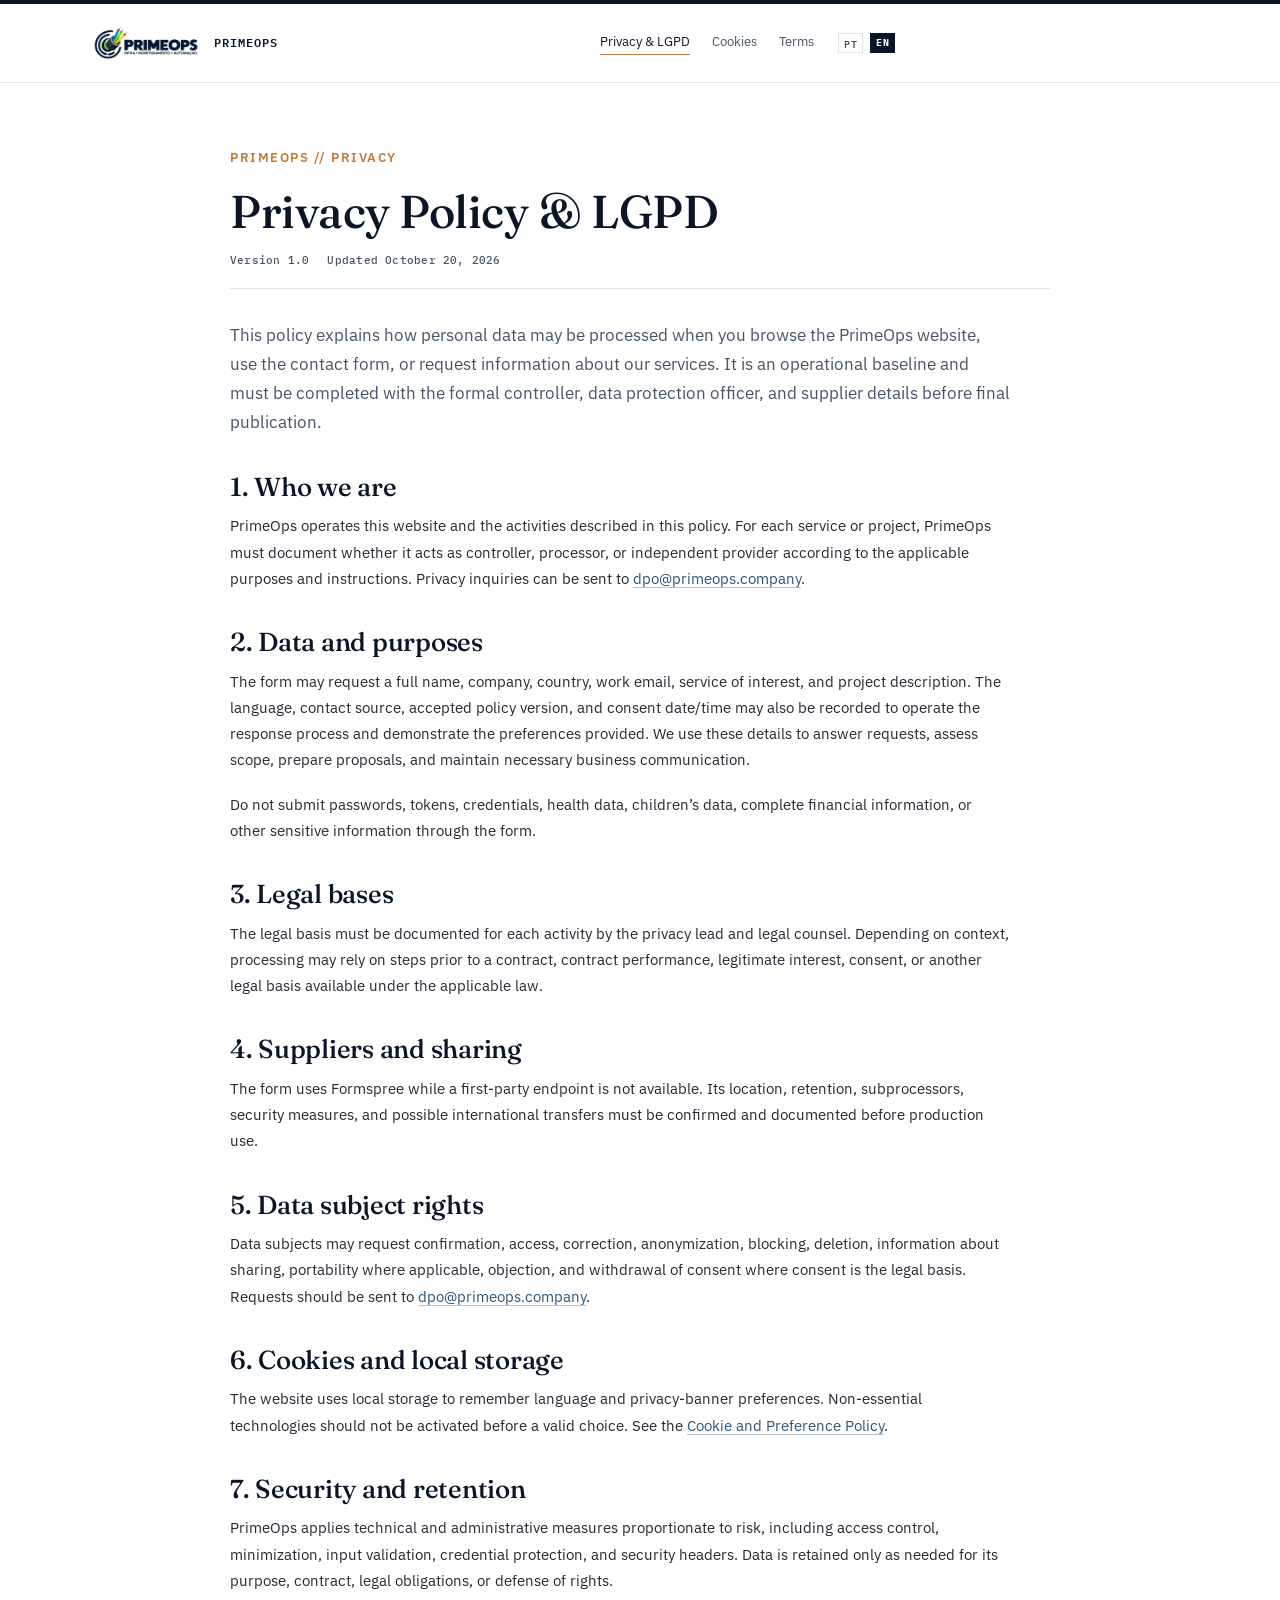
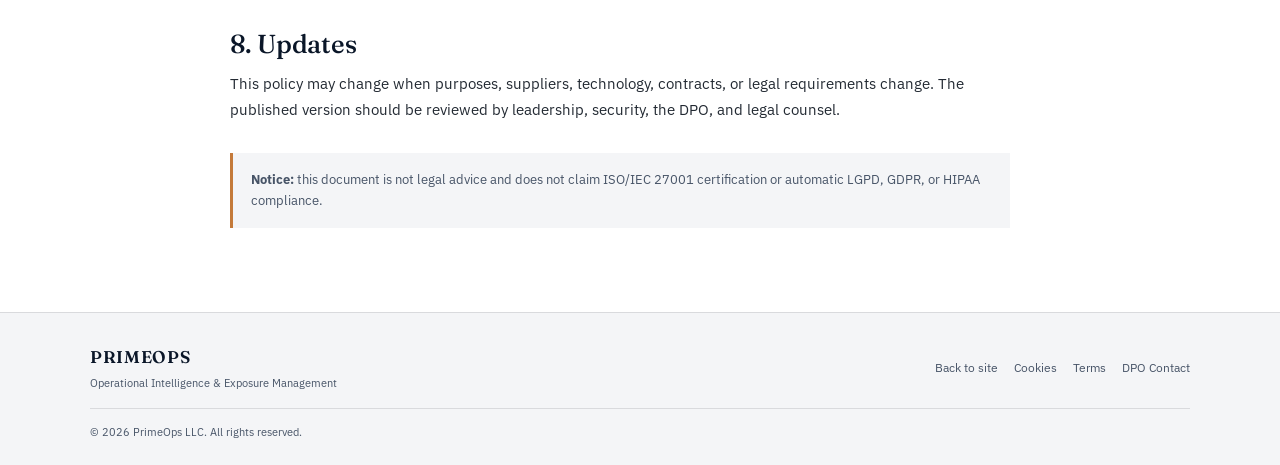
<file: privacy-en.html>
<!doctype html>
<html lang="en">
<head><meta charset="utf-8"><meta name="viewport" content="width=device-width, initial-scale=1"><meta name="description" content="PrimeOps Privacy Policy and LGPD information."><title>Privacy Policy &amp; LGPD — PrimeOps</title><link rel="preconnect" href="https://fonts.googleapis.com" crossorigin><link rel="preconnect" href="https://fonts.gstatic.com" crossorigin><link href="https://fonts.googleapis.com/css2?family=Fraunces:opsz,wght@9..144,400;9..144,500;9..144,600&family=IBM+Plex+Sans:wght@400;500;600;700&family=IBM+Plex+Mono:wght@500;600&display=swap" rel="stylesheet"><link rel="stylesheet" href="assets/css/styles.css"></head>
<body class="legal-body"><header class="legal-header"><div class="wrap legal-header-inner"><a class="legal-brand" href="index.html" aria-label="PrimeOps — home"><img src="assets/images/primeops-logo-matriz-final.png" alt="PrimeOps" class="legal-brand-logo"><span>PRIMEOPS</span></a><nav class="legal-nav" aria-label="Legal navigation"><a href="privacy-en.html" aria-current="page">Privacy &amp; LGPD</a><a href="cookies-en.html">Cookies</a><a href="terms-en.html">Terms</a><span class="legal-language"><a href="privacy.html">PT</a><strong>EN</strong></span></nav></div></header>
<main class="legal-page"><div class="wrap legal-wrap"><p class="eyebrow">PRIMEOPS // PRIVACY</p><h1>Privacy Policy &amp; LGPD</h1><div class="legal-meta"><span>Version 1.0</span><span>Updated October 20, 2026</span></div><div class="legal-content"><p class="legal-lead">This policy explains how personal data may be processed when you browse the PrimeOps website, use the contact form, or request information about our services. It is an operational baseline and must be completed with the formal controller, data protection officer, and supplier details before final publication.</p><h2>1. Who we are</h2><p>PrimeOps operates this website and the activities described in this policy. For each service or project, PrimeOps must document whether it acts as controller, processor, or independent provider according to the applicable purposes and instructions. Privacy inquiries can be sent to <a href="mailto:dpo@primeops.company">dpo@primeops.company</a>.</p><h2>2. Data and purposes</h2><p>The form may request a full name, company, country, work email, service of interest, and project description. The language, contact source, accepted policy version, and consent date/time may also be recorded to operate the response process and demonstrate the preferences provided. We use these details to answer requests, assess scope, prepare proposals, and maintain necessary business communication.</p><p>Do not submit passwords, tokens, credentials, health data, children’s data, complete financial information, or other sensitive information through the form.</p><h2>3. Legal bases</h2><p>The legal basis must be documented for each activity by the privacy lead and legal counsel. Depending on context, processing may rely on steps prior to a contract, contract performance, legitimate interest, consent, or another legal basis available under the applicable law.</p><h2>4. Suppliers and sharing</h2><p>The form uses Formspree while a first-party endpoint is not available. Its location, retention, subprocessors, security measures, and possible international transfers must be confirmed and documented before production use.</p><h2>5. Data subject rights</h2><p>Data subjects may request confirmation, access, correction, anonymization, blocking, deletion, information about sharing, portability where applicable, objection, and withdrawal of consent where consent is the legal basis. Requests should be sent to <a href="mailto:dpo@primeops.company">dpo@primeops.company</a>.</p><h2>6. Cookies and local storage</h2><p>The website uses local storage to remember language and privacy-banner preferences. Non-essential technologies should not be activated before a valid choice. See the <a href="cookies-en.html">Cookie and Preference Policy</a>.</p><h2>7. Security and retention</h2><p>PrimeOps applies technical and administrative measures proportionate to risk, including access control, minimization, input validation, credential protection, and security headers. Data is retained only as needed for its purpose, contract, legal obligations, or defense of rights.</p><h2>8. Updates</h2><p>This policy may change when purposes, suppliers, technology, contracts, or legal requirements change. The published version should be reviewed by leadership, security, the DPO, and legal counsel.</p><div class="legal-note"><strong>Notice:</strong> this document is not legal advice and does not claim ISO/IEC 27001 certification or automatic LGPD, GDPR, or HIPAA compliance.</div></div></div></main>
<footer class="legal-footer"><div class="wrap legal-footer-inner"><div><strong>PRIMEOPS</strong><span>Operational Intelligence &amp; Exposure Management</span></div><div class="legal-footer-links"><a href="index.html">Back to site</a><a href="cookies-en.html">Cookies</a><a href="terms-en.html">Terms</a><a href="mailto:dpo@primeops.company">DPO Contact</a></div><small>© 2026 PrimeOps LLC. All rights reserved.</small></div></footer></body></html>
</file>
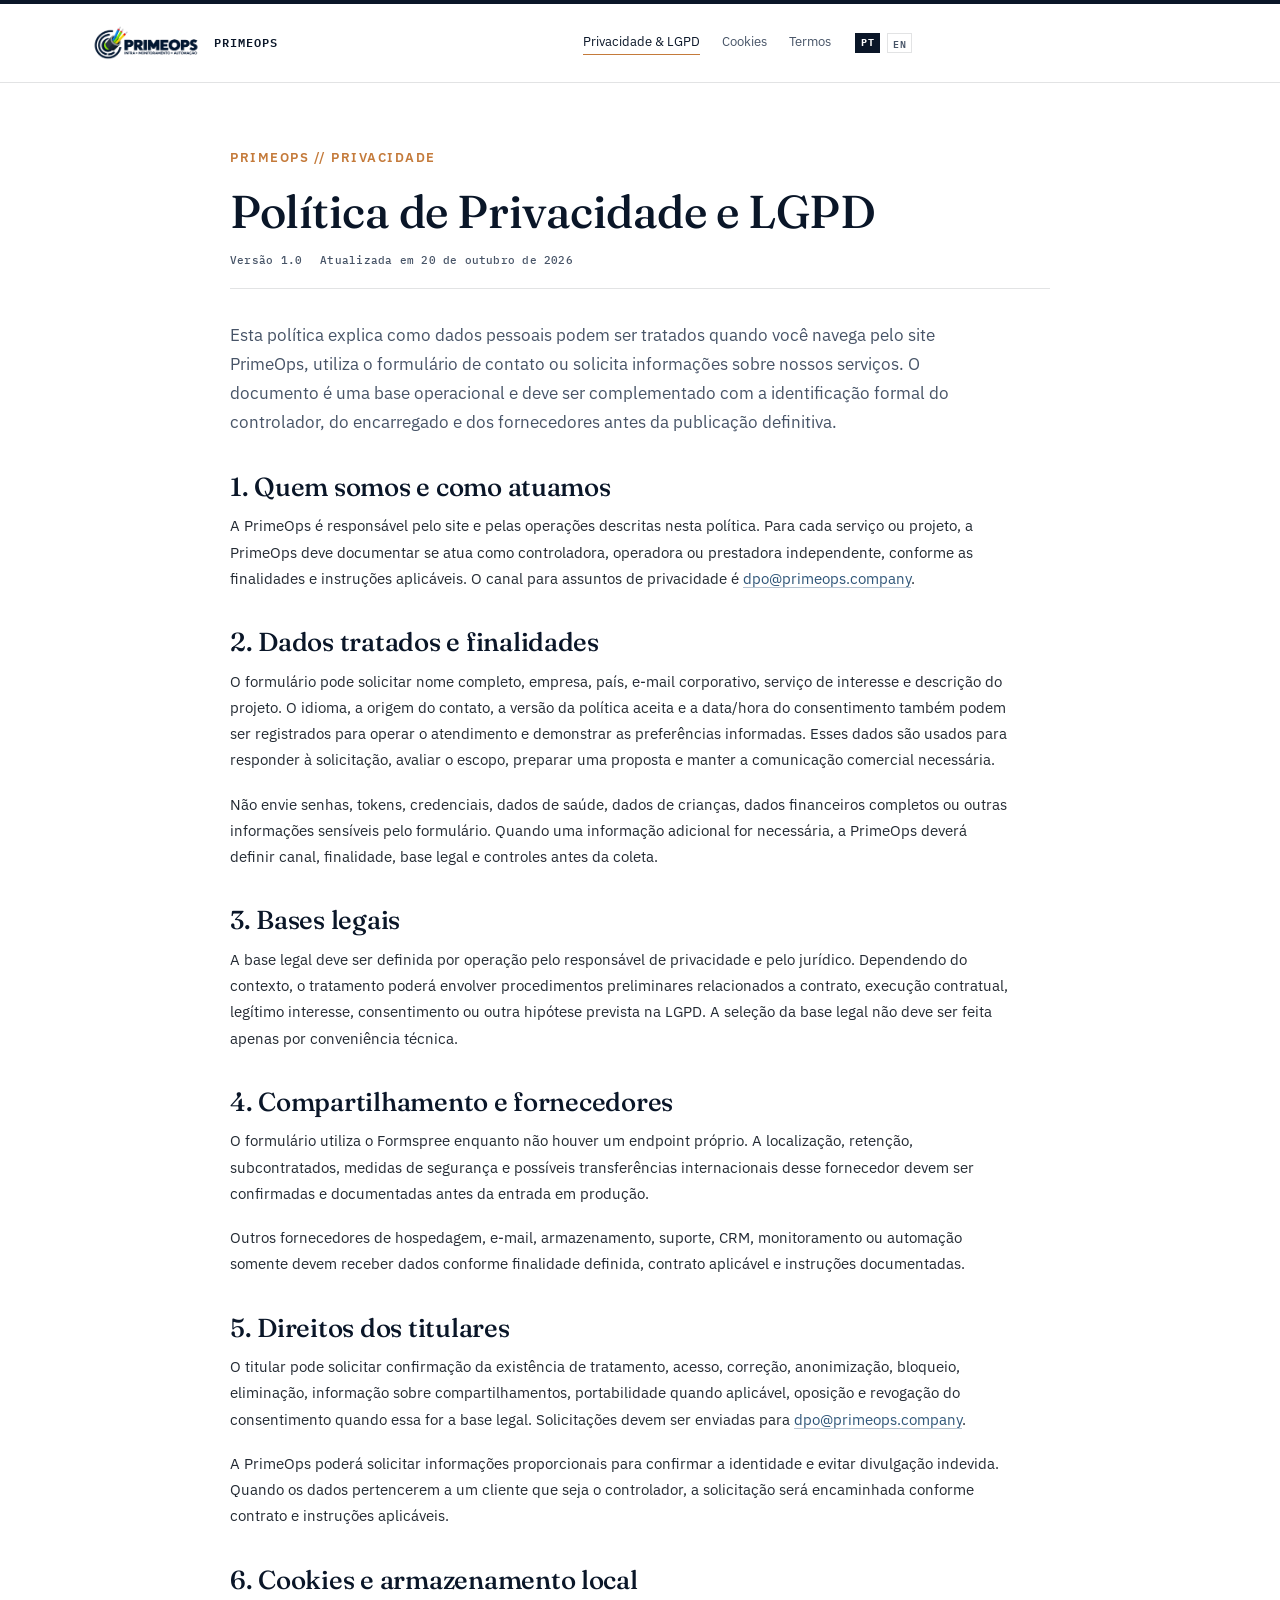
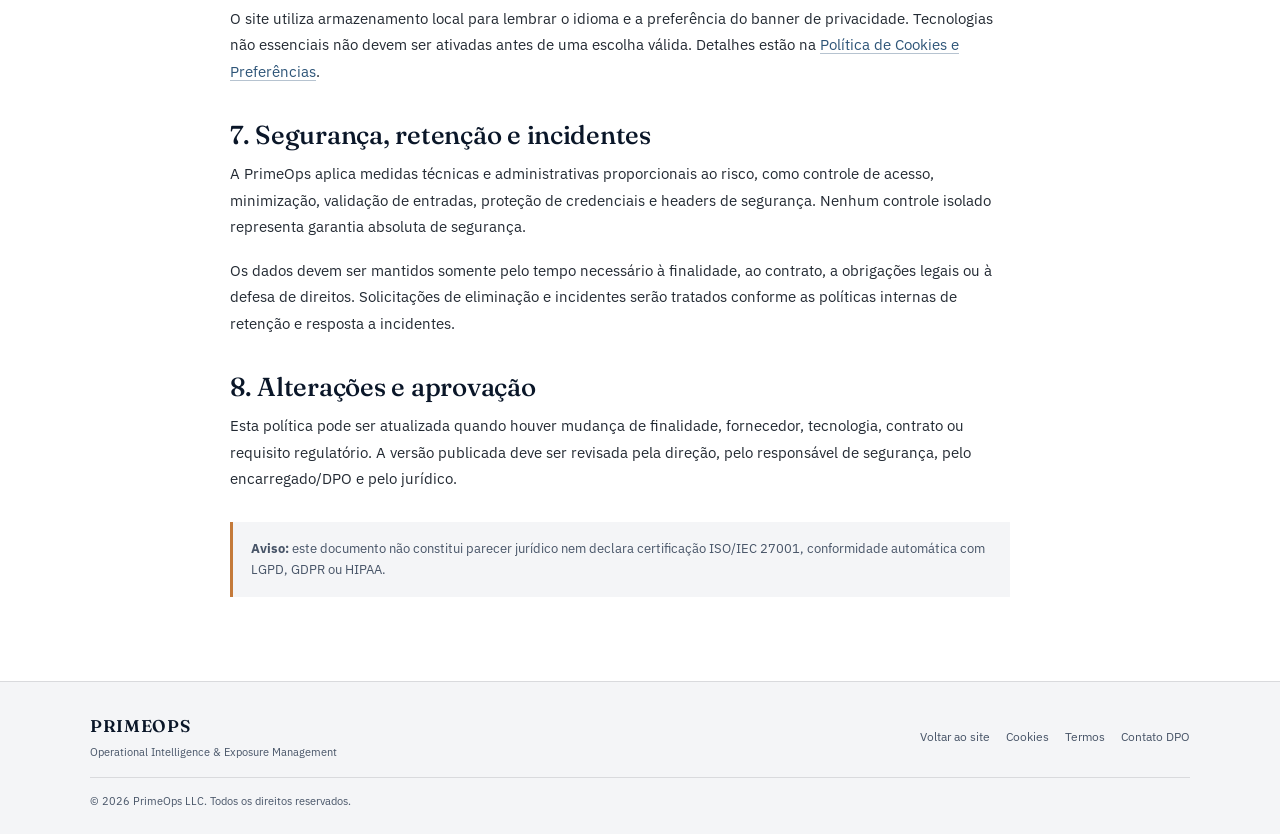
<file: privacy.html>
<!doctype html>
<html lang="pt-BR">
<head>
  <meta charset="utf-8">
  <meta name="viewport" content="width=device-width, initial-scale=1">
  <meta name="description" content="Política de Privacidade e LGPD da PrimeOps.">
  <title>Política de Privacidade e LGPD — PrimeOps</title>
  <link rel="preconnect" href="https://fonts.googleapis.com" crossorigin>
  <link rel="preconnect" href="https://fonts.gstatic.com" crossorigin>
  <link href="https://fonts.googleapis.com/css2?family=Fraunces:opsz,wght@9..144,400;9..144,500;9..144,600&family=IBM+Plex+Sans:wght@400;500;600;700&family=IBM+Plex+Mono:wght@500;600&display=swap" rel="stylesheet">
  <link rel="stylesheet" href="assets/css/styles.css">
</head>
<body class="legal-body">
  <header class="legal-header">
    <div class="wrap legal-header-inner">
      <a class="legal-brand" href="index.html" aria-label="PrimeOps — voltar ao início">
        <img src="assets/images/primeops-logo-matriz-final.png" alt="PrimeOps" class="legal-brand-logo">
        <span>PRIMEOPS</span>
      </a>
      <nav class="legal-nav" aria-label="Navegação legal">
        <a href="privacy.html" aria-current="page">Privacidade &amp; LGPD</a>
        <a href="cookies.html">Cookies</a>
        <a href="terms.html">Termos</a><span class="legal-language"><strong>PT</strong><a href="privacy-en.html">EN</a></span>
      </nav>
    </div>
  </header>

  <main class="legal-page">
    <div class="wrap legal-wrap">
      <p class="eyebrow">PRIMEOPS // PRIVACIDADE</p>
      <h1>Política de Privacidade e LGPD</h1>
      <div class="legal-meta"><span>Versão 1.0</span><span>Atualizada em 20 de outubro de 2026</span></div>
      <div class="legal-content">
        <p class="legal-lead">Esta política explica como dados pessoais podem ser tratados quando você navega pelo site PrimeOps, utiliza o formulário de contato ou solicita informações sobre nossos serviços. O documento é uma base operacional e deve ser complementado com a identificação formal do controlador, do encarregado e dos fornecedores antes da publicação definitiva.</p>

        <h2>1. Quem somos e como atuamos</h2>
        <p>A PrimeOps é responsável pelo site e pelas operações descritas nesta política. Para cada serviço ou projeto, a PrimeOps deve documentar se atua como controladora, operadora ou prestadora independente, conforme as finalidades e instruções aplicáveis. O canal para assuntos de privacidade é <a href="mailto:dpo@primeops.company">dpo@primeops.company</a>.</p>

        <h2>2. Dados tratados e finalidades</h2>
        <p>O formulário pode solicitar nome completo, empresa, país, e-mail corporativo, serviço de interesse e descrição do projeto. O idioma, a origem do contato, a versão da política aceita e a data/hora do consentimento também podem ser registrados para operar o atendimento e demonstrar as preferências informadas. Esses dados são usados para responder à solicitação, avaliar o escopo, preparar uma proposta e manter a comunicação comercial necessária.</p>
        <p>Não envie senhas, tokens, credenciais, dados de saúde, dados de crianças, dados financeiros completos ou outras informações sensíveis pelo formulário. Quando uma informação adicional for necessária, a PrimeOps deverá definir canal, finalidade, base legal e controles antes da coleta.</p>

        <h2>3. Bases legais</h2>
        <p>A base legal deve ser definida por operação pelo responsável de privacidade e pelo jurídico. Dependendo do contexto, o tratamento poderá envolver procedimentos preliminares relacionados a contrato, execução contratual, legítimo interesse, consentimento ou outra hipótese prevista na LGPD. A seleção da base legal não deve ser feita apenas por conveniência técnica.</p>

        <h2>4. Compartilhamento e fornecedores</h2>
        <p>O formulário utiliza o Formspree enquanto não houver um endpoint próprio. A localização, retenção, subcontratados, medidas de segurança e possíveis transferências internacionais desse fornecedor devem ser confirmadas e documentadas antes da entrada em produção.</p>
        <p>Outros fornecedores de hospedagem, e-mail, armazenamento, suporte, CRM, monitoramento ou automação somente devem receber dados conforme finalidade definida, contrato aplicável e instruções documentadas.</p>

        <h2>5. Direitos dos titulares</h2>
        <p>O titular pode solicitar confirmação da existência de tratamento, acesso, correção, anonimização, bloqueio, eliminação, informação sobre compartilhamentos, portabilidade quando aplicável, oposição e revogação do consentimento quando essa for a base legal. Solicitações devem ser enviadas para <a href="mailto:dpo@primeops.company">dpo@primeops.company</a>.</p>
        <p>A PrimeOps poderá solicitar informações proporcionais para confirmar a identidade e evitar divulgação indevida. Quando os dados pertencerem a um cliente que seja o controlador, a solicitação será encaminhada conforme contrato e instruções aplicáveis.</p>

        <h2>6. Cookies e armazenamento local</h2>
        <p>O site utiliza armazenamento local para lembrar o idioma e a preferência do banner de privacidade. Tecnologias não essenciais não devem ser ativadas antes de uma escolha válida. Detalhes estão na <a href="cookies.html">Política de Cookies e Preferências</a>.</p>

        <h2>7. Segurança, retenção e incidentes</h2>
        <p>A PrimeOps aplica medidas técnicas e administrativas proporcionais ao risco, como controle de acesso, minimização, validação de entradas, proteção de credenciais e headers de segurança. Nenhum controle isolado representa garantia absoluta de segurança.</p>
        <p>Os dados devem ser mantidos somente pelo tempo necessário à finalidade, ao contrato, a obrigações legais ou à defesa de direitos. Solicitações de eliminação e incidentes serão tratados conforme as políticas internas de retenção e resposta a incidentes.</p>

        <h2>8. Alterações e aprovação</h2>
        <p>Esta política pode ser atualizada quando houver mudança de finalidade, fornecedor, tecnologia, contrato ou requisito regulatório. A versão publicada deve ser revisada pela direção, pelo responsável de segurança, pelo encarregado/DPO e pelo jurídico.</p>
        <div class="legal-note"><strong>Aviso:</strong> este documento não constitui parecer jurídico nem declara certificação ISO/IEC 27001, conformidade automática com LGPD, GDPR ou HIPAA.</div>
      </div>
    </div>
  </main>

  <footer class="legal-footer">
    <div class="wrap legal-footer-inner">
      <div><strong>PRIMEOPS</strong><span>Operational Intelligence &amp; Exposure Management</span></div>
      <div class="legal-footer-links"><a href="index.html">Voltar ao site</a><a href="cookies.html">Cookies</a><a href="terms.html">Termos</a><a href="mailto:dpo@primeops.company">Contato DPO</a></div>
      <small>© 2026 PrimeOps LLC. Todos os direitos reservados.</small>
    </div>
  </footer>
</body>
</html>
</file>
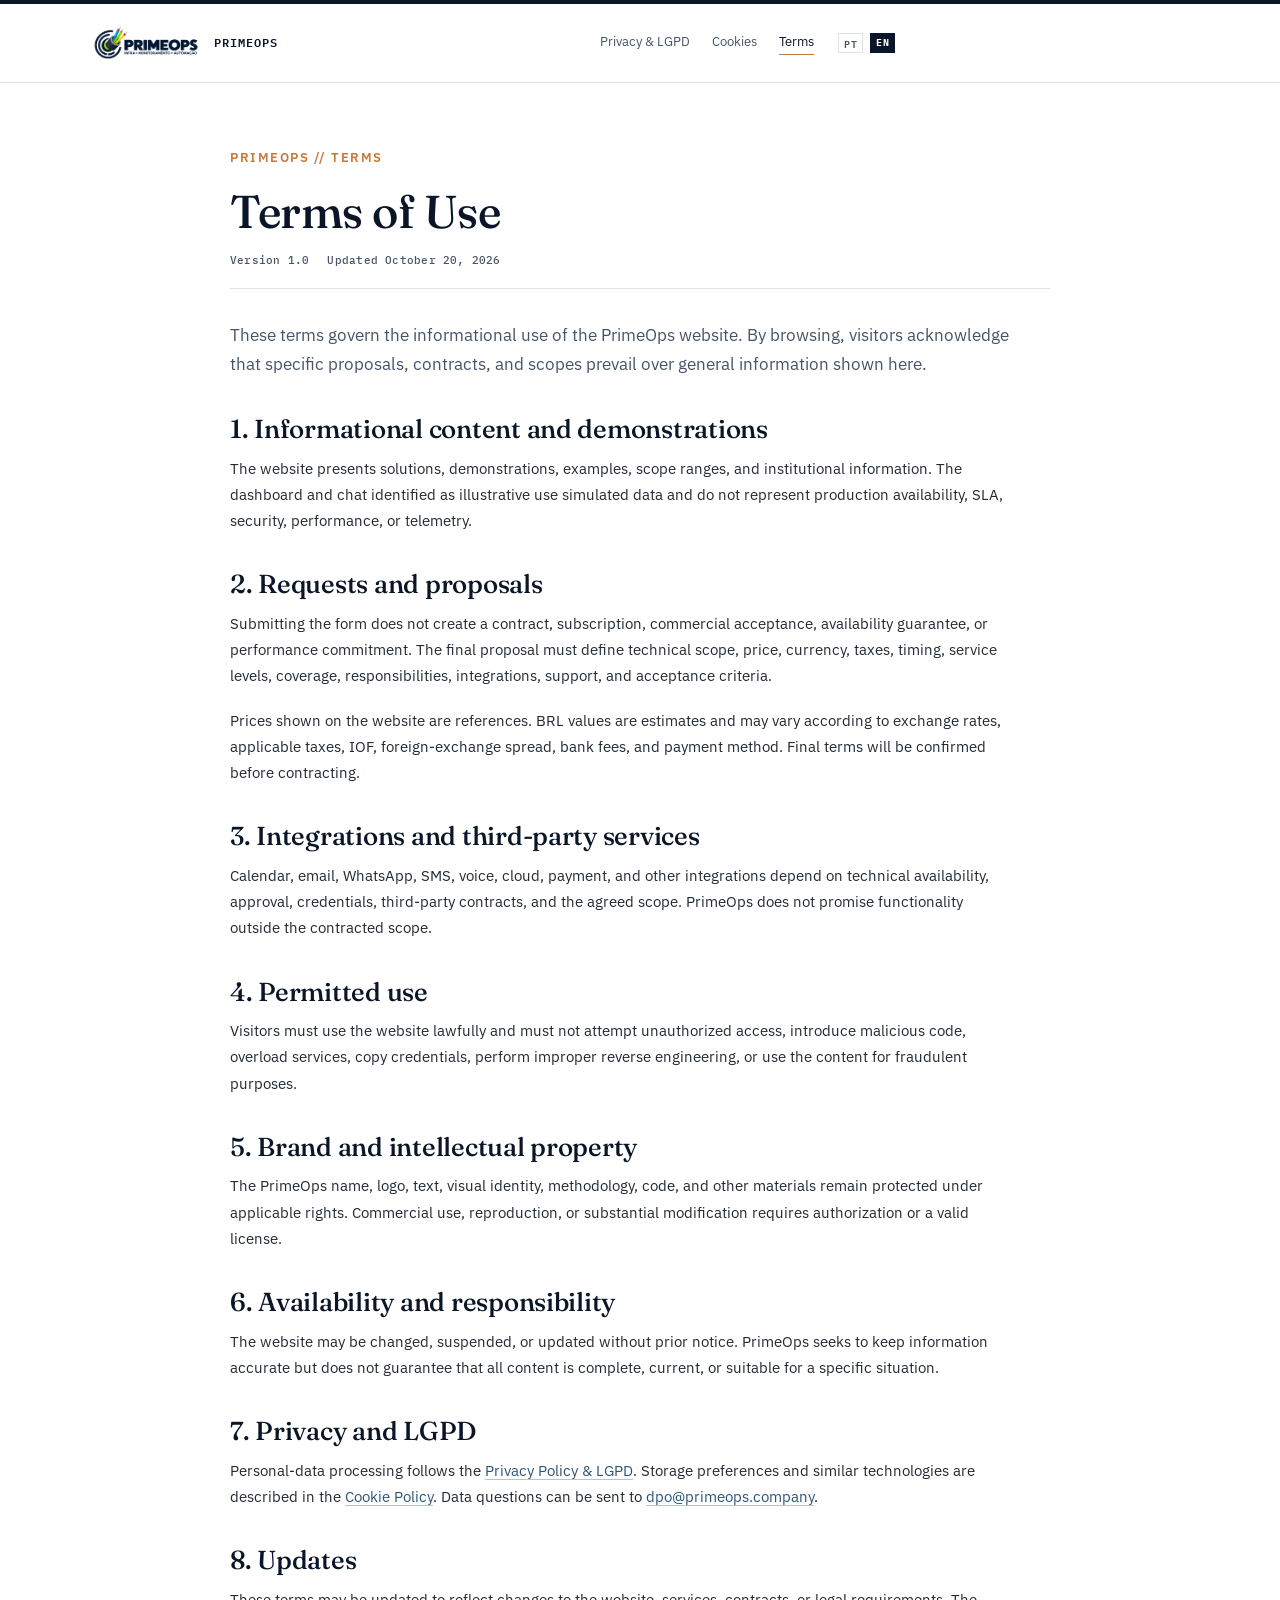
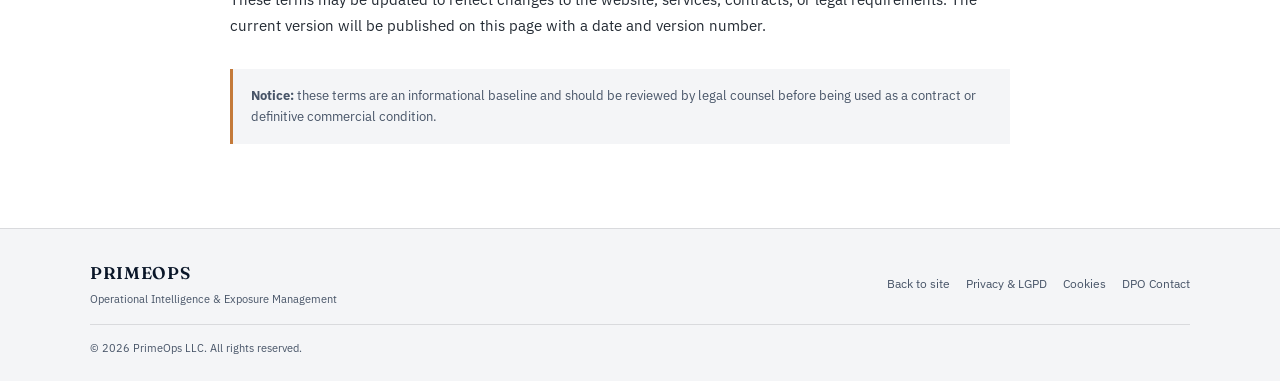
<file: terms-en.html>
<!doctype html>
<html lang="en">
<head><meta charset="utf-8"><meta name="viewport" content="width=device-width, initial-scale=1"><meta name="description" content="PrimeOps Terms of Use."><title>Terms of Use — PrimeOps</title><link rel="preconnect" href="https://fonts.googleapis.com" crossorigin><link rel="preconnect" href="https://fonts.gstatic.com" crossorigin><link href="https://fonts.googleapis.com/css2?family=Fraunces:opsz,wght@9..144,400;9..144,500;9..144,600&family=IBM+Plex+Sans:wght@400;500;600;700&family=IBM+Plex+Mono:wght@500;600&display=swap" rel="stylesheet"><link rel="stylesheet" href="assets/css/styles.css"></head>
<body class="legal-body"><header class="legal-header"><div class="wrap legal-header-inner"><a class="legal-brand" href="index.html" aria-label="PrimeOps — home"><img src="assets/images/primeops-logo-matriz-final.png" alt="PrimeOps" class="legal-brand-logo"><span>PRIMEOPS</span></a><nav class="legal-nav" aria-label="Legal navigation"><a href="privacy-en.html">Privacy &amp; LGPD</a><a href="cookies-en.html">Cookies</a><a href="terms-en.html" aria-current="page">Terms</a><span class="legal-language"><a href="terms.html">PT</a><strong>EN</strong></span></nav></div></header>
<main class="legal-page"><div class="wrap legal-wrap"><p class="eyebrow">PRIMEOPS // TERMS</p><h1>Terms of Use</h1><div class="legal-meta"><span>Version 1.0</span><span>Updated October 20, 2026</span></div><div class="legal-content"><p class="legal-lead">These terms govern the informational use of the PrimeOps website. By browsing, visitors acknowledge that specific proposals, contracts, and scopes prevail over general information shown here.</p><h2>1. Informational content and demonstrations</h2><p>The website presents solutions, demonstrations, examples, scope ranges, and institutional information. The dashboard and chat identified as illustrative use simulated data and do not represent production availability, SLA, security, performance, or telemetry.</p><h2>2. Requests and proposals</h2><p>Submitting the form does not create a contract, subscription, commercial acceptance, availability guarantee, or performance commitment. The final proposal must define technical scope, price, currency, taxes, timing, service levels, coverage, responsibilities, integrations, support, and acceptance criteria.</p><p>Prices shown on the website are references. BRL values are estimates and may vary according to exchange rates, applicable taxes, IOF, foreign-exchange spread, bank fees, and payment method. Final terms will be confirmed before contracting.</p><h2>3. Integrations and third-party services</h2><p>Calendar, email, WhatsApp, SMS, voice, cloud, payment, and other integrations depend on technical availability, approval, credentials, third-party contracts, and the agreed scope. PrimeOps does not promise functionality outside the contracted scope.</p><h2>4. Permitted use</h2><p>Visitors must use the website lawfully and must not attempt unauthorized access, introduce malicious code, overload services, copy credentials, perform improper reverse engineering, or use the content for fraudulent purposes.</p><h2>5. Brand and intellectual property</h2><p>The PrimeOps name, logo, text, visual identity, methodology, code, and other materials remain protected under applicable rights. Commercial use, reproduction, or substantial modification requires authorization or a valid license.</p><h2>6. Availability and responsibility</h2><p>The website may be changed, suspended, or updated without prior notice. PrimeOps seeks to keep information accurate but does not guarantee that all content is complete, current, or suitable for a specific situation.</p><h2>7. Privacy and LGPD</h2><p>Personal-data processing follows the <a href="privacy-en.html">Privacy Policy &amp; LGPD</a>. Storage preferences and similar technologies are described in the <a href="cookies-en.html">Cookie Policy</a>. Data questions can be sent to <a href="mailto:dpo@primeops.company">dpo@primeops.company</a>.</p><h2>8. Updates</h2><p>These terms may be updated to reflect changes to the website, services, contracts, or legal requirements. The current version will be published on this page with a date and version number.</p><div class="legal-note"><strong>Notice:</strong> these terms are an informational baseline and should be reviewed by legal counsel before being used as a contract or definitive commercial condition.</div></div></div></main>
<footer class="legal-footer"><div class="wrap legal-footer-inner"><div><strong>PRIMEOPS</strong><span>Operational Intelligence &amp; Exposure Management</span></div><div class="legal-footer-links"><a href="index.html">Back to site</a><a href="privacy-en.html">Privacy &amp; LGPD</a><a href="cookies-en.html">Cookies</a><a href="mailto:dpo@primeops.company">DPO Contact</a></div><small>© 2026 PrimeOps LLC. All rights reserved.</small></div></footer></body></html>
</file>
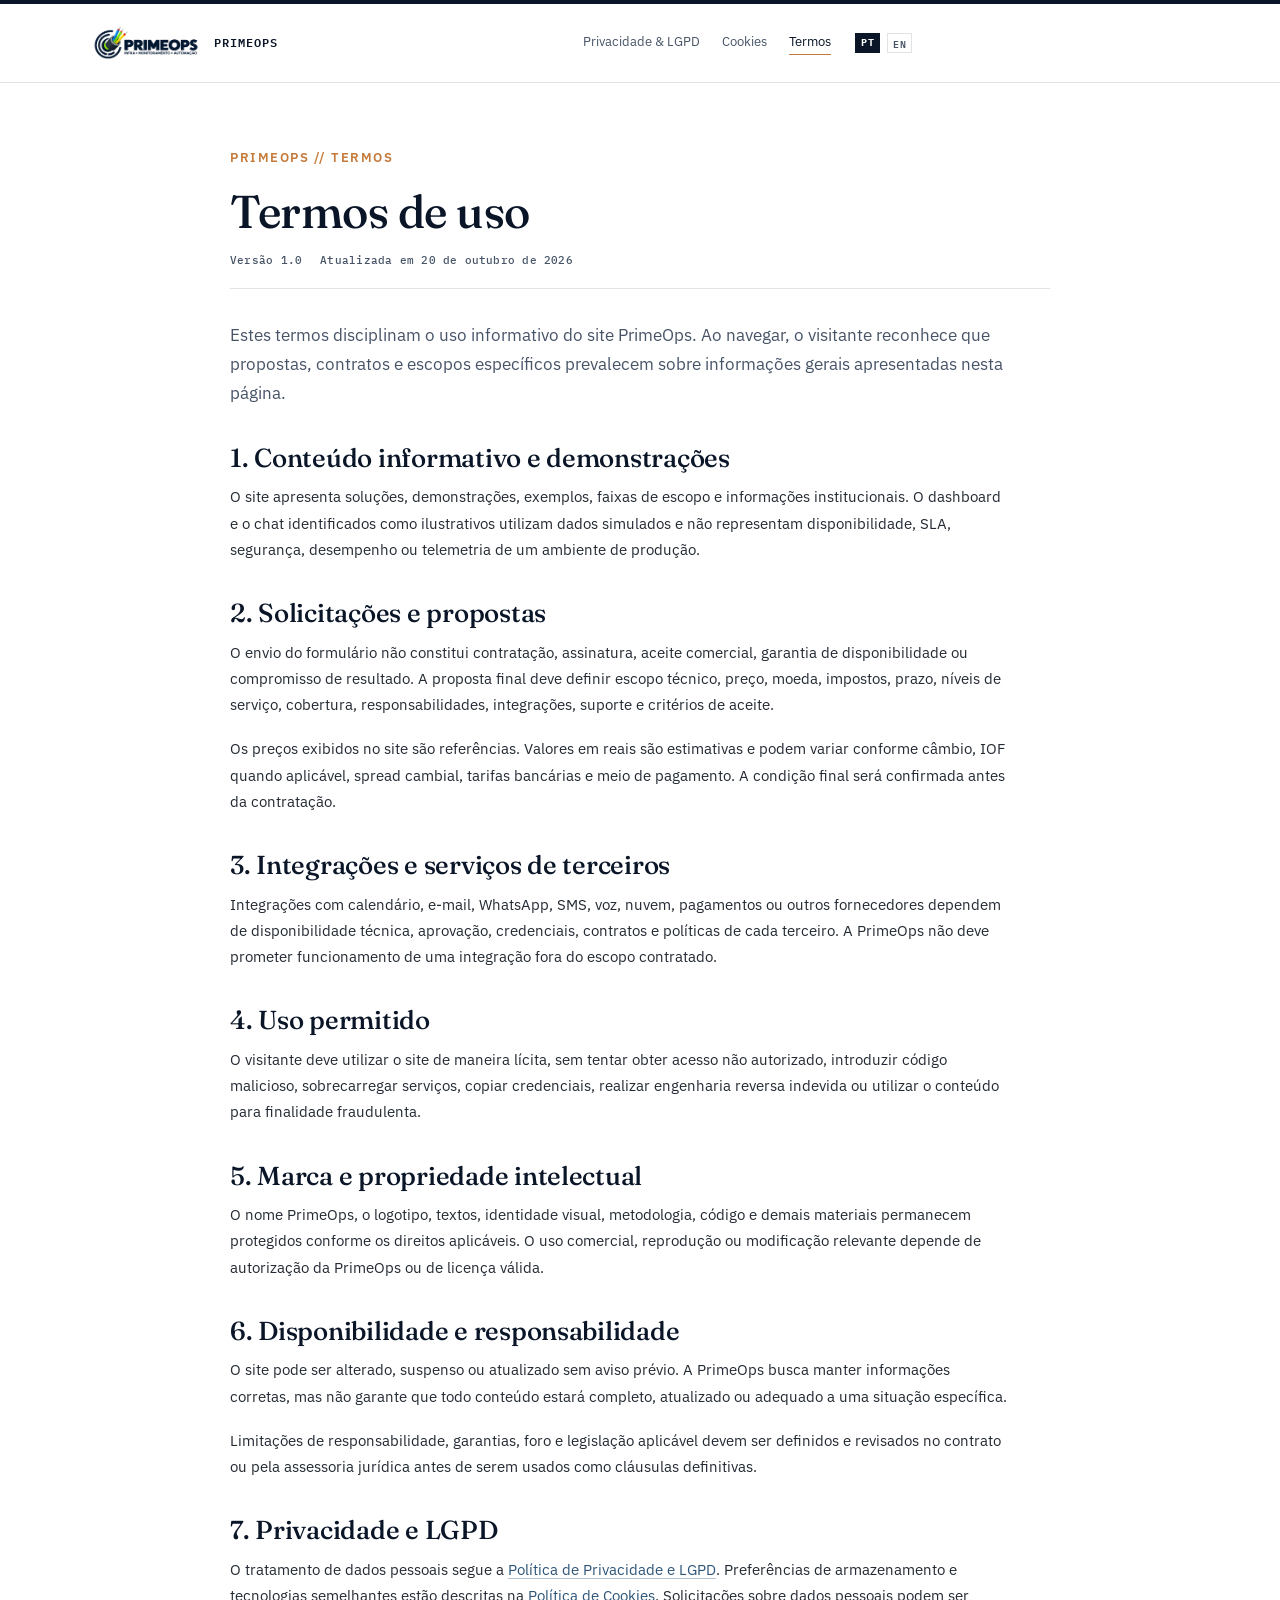
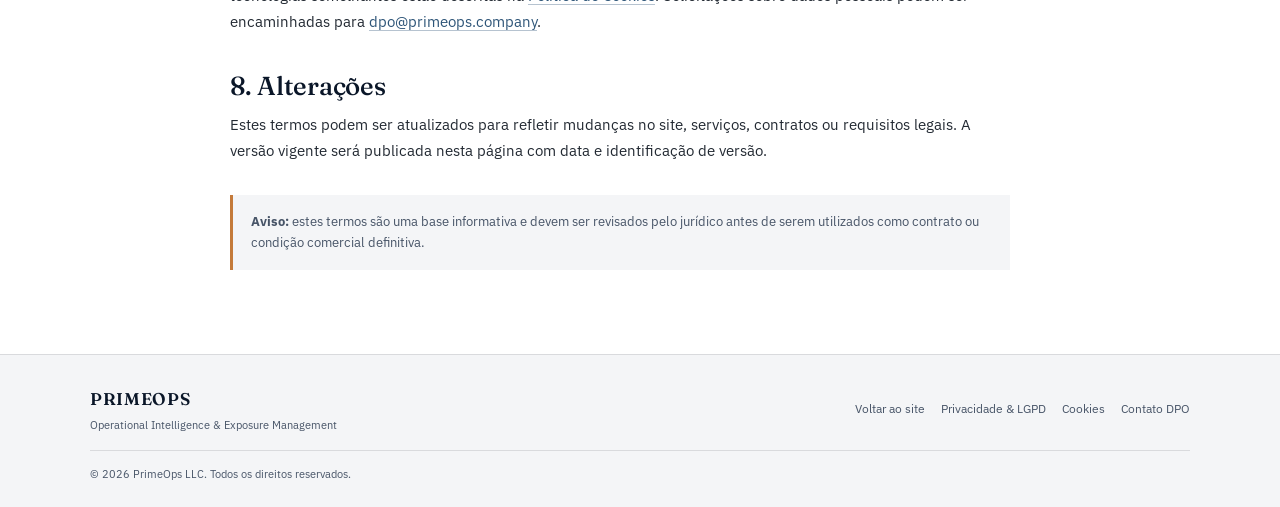
<file: terms.html>
<!doctype html>
<html lang="pt-BR">
<head>
  <meta charset="utf-8">
  <meta name="viewport" content="width=device-width, initial-scale=1">
  <meta name="description" content="Termos de Uso do site PrimeOps.">
  <title>Termos de Uso — PrimeOps</title>
  <link rel="preconnect" href="https://fonts.googleapis.com" crossorigin>
  <link rel="preconnect" href="https://fonts.gstatic.com" crossorigin>
  <link href="https://fonts.googleapis.com/css2?family=Fraunces:opsz,wght@9..144,400;9..144,500;9..144,600&family=IBM+Plex+Sans:wght@400;500;600;700&family=IBM+Plex+Mono:wght@500;600&display=swap" rel="stylesheet">
  <link rel="stylesheet" href="assets/css/styles.css">
</head>
<body class="legal-body">
  <header class="legal-header">
    <div class="wrap legal-header-inner">
      <a class="legal-brand" href="index.html" aria-label="PrimeOps — voltar ao início">
        <img src="assets/images/primeops-logo-matriz-final.png" alt="PrimeOps" class="legal-brand-logo">
        <span>PRIMEOPS</span>
      </a>
      <nav class="legal-nav" aria-label="Navegação legal">
        <a href="privacy.html">Privacidade &amp; LGPD</a>
        <a href="cookies.html">Cookies</a>
        <a href="terms.html" aria-current="page">Termos</a><span class="legal-language"><strong>PT</strong><a href="terms-en.html">EN</a></span>
      </nav>
    </div>
  </header>

  <main class="legal-page">
    <div class="wrap legal-wrap">
      <p class="eyebrow">PRIMEOPS // TERMOS</p>
      <h1>Termos de uso</h1>
      <div class="legal-meta"><span>Versão 1.0</span><span>Atualizada em 20 de outubro de 2026</span></div>
      <div class="legal-content">
        <p class="legal-lead">Estes termos disciplinam o uso informativo do site PrimeOps. Ao navegar, o visitante reconhece que propostas, contratos e escopos específicos prevalecem sobre informações gerais apresentadas nesta página.</p>

        <h2>1. Conteúdo informativo e demonstrações</h2>
        <p>O site apresenta soluções, demonstrações, exemplos, faixas de escopo e informações institucionais. O dashboard e o chat identificados como ilustrativos utilizam dados simulados e não representam disponibilidade, SLA, segurança, desempenho ou telemetria de um ambiente de produção.</p>

        <h2>2. Solicitações e propostas</h2>
        <p>O envio do formulário não constitui contratação, assinatura, aceite comercial, garantia de disponibilidade ou compromisso de resultado. A proposta final deve definir escopo técnico, preço, moeda, impostos, prazo, níveis de serviço, cobertura, responsabilidades, integrações, suporte e critérios de aceite.</p>
        <p>Os preços exibidos no site são referências. Valores em reais são estimativas e podem variar conforme câmbio, IOF quando aplicável, spread cambial, tarifas bancárias e meio de pagamento. A condição final será confirmada antes da contratação.</p>

        <h2>3. Integrações e serviços de terceiros</h2>
        <p>Integrações com calendário, e-mail, WhatsApp, SMS, voz, nuvem, pagamentos ou outros fornecedores dependem de disponibilidade técnica, aprovação, credenciais, contratos e políticas de cada terceiro. A PrimeOps não deve prometer funcionamento de uma integração fora do escopo contratado.</p>

        <h2>4. Uso permitido</h2>
        <p>O visitante deve utilizar o site de maneira lícita, sem tentar obter acesso não autorizado, introduzir código malicioso, sobrecarregar serviços, copiar credenciais, realizar engenharia reversa indevida ou utilizar o conteúdo para finalidade fraudulenta.</p>

        <h2>5. Marca e propriedade intelectual</h2>
        <p>O nome PrimeOps, o logotipo, textos, identidade visual, metodologia, código e demais materiais permanecem protegidos conforme os direitos aplicáveis. O uso comercial, reprodução ou modificação relevante depende de autorização da PrimeOps ou de licença válida.</p>

        <h2>6. Disponibilidade e responsabilidade</h2>
        <p>O site pode ser alterado, suspenso ou atualizado sem aviso prévio. A PrimeOps busca manter informações corretas, mas não garante que todo conteúdo estará completo, atualizado ou adequado a uma situação específica.</p>
        <p>Limitações de responsabilidade, garantias, foro e legislação aplicável devem ser definidos e revisados no contrato ou pela assessoria jurídica antes de serem usados como cláusulas definitivas.</p>

        <h2>7. Privacidade e LGPD</h2>
        <p>O tratamento de dados pessoais segue a <a href="privacy.html">Política de Privacidade e LGPD</a>. Preferências de armazenamento e tecnologias semelhantes estão descritas na <a href="cookies.html">Política de Cookies</a>. Solicitações sobre dados pessoais podem ser encaminhadas para <a href="mailto:dpo@primeops.company">dpo@primeops.company</a>.</p>

        <h2>8. Alterações</h2>
        <p>Estes termos podem ser atualizados para refletir mudanças no site, serviços, contratos ou requisitos legais. A versão vigente será publicada nesta página com data e identificação de versão.</p>
        <div class="legal-note"><strong>Aviso:</strong> estes termos são uma base informativa e devem ser revisados pelo jurídico antes de serem utilizados como contrato ou condição comercial definitiva.</div>
      </div>
    </div>
  </main>

  <footer class="legal-footer">
    <div class="wrap legal-footer-inner">
      <div><strong>PRIMEOPS</strong><span>Operational Intelligence &amp; Exposure Management</span></div>
      <div class="legal-footer-links"><a href="index.html">Voltar ao site</a><a href="privacy.html">Privacidade &amp; LGPD</a><a href="cookies.html">Cookies</a><a href="mailto:dpo@primeops.company">Contato DPO</a></div>
      <small>© 2026 PrimeOps LLC. Todos os direitos reservados.</small>
    </div>
  </footer>
</body>
</html>
</file>
<file: assets/css/styles.css>
:root{
    --navy:#0A1628;
    --navy-2:#10203A;
    --navy-dark:#060C17;
    --white:#FFFFFF;
    --paper:#F4F5F7;
    --graphite:#232A33;
    --slate:#475467;
    --blue-accent:#2E5578;
    --blue-accent-hover:#3A6790;
    --copper:#C47A3A;
    --green-ok:#10B981;
    --line-l:rgba(35,42,51,0.13);
    --line-d:rgba(255,255,255,0.12);
    --serif:'Fraunces', serif;
    --sans:'IBM Plex Sans', sans-serif;
    --mono:'IBM Plex Mono', monospace;
    --maxw:1180px;
  }
  *{margin:0;padding:0;box-sizing:border-box;}
  html{scroll-behavior:smooth; scroll-padding-top: 80px;}
  body{
    font-family:var(--sans);
    color:var(--graphite);
    background:var(--white);
    font-size:16px;
    line-height:1.65;
    -webkit-font-smoothing:antialiased;
  }
  a{color:inherit;text-decoration:none;}
  .wrap{max-width:var(--maxw);margin:0 auto;padding:0 40px;}
  @media (max-width:640px){ .wrap{padding:0 24px;} }

  /* HEADER & NAVIGATION */
  header{
    position:sticky;top:0;z-index:80;
    background:rgba(255,255,255,0.98);
    backdrop-filter:blur(8px);
    border-bottom:1px solid var(--line-l);
  }
  nav{
    max-width:var(--maxw);margin:0 auto;padding:12px 40px;
    display:flex;align-items:center;justify-content:space-between;
  }
  
  .brand-logo-wrap {
    display: flex;
    align-items: center;
  }
  .brand-logo-img {
    height: 48px;
    width: auto;
    display: block;
    object-fit: contain;
    border-radius: 2px;
  }

  .navlinks{display:flex;gap:32px;}
  .navlinks a{font-size:14px;color:var(--slate);transition:color .15s;font-weight:500;}
  .navlinks a:hover{color:var(--navy);}
  .nav-right{display:flex;align-items:center;gap:20px;}
  .lang-toggle{display:flex;gap:2px;font-family:var(--mono);font-size:11.5px;}
  .lang-toggle button{
    background:none;border:1px solid var(--line-l);
    padding:5px 9px;color:var(--slate);cursor:pointer;
  }
  .lang-toggle button.active{
    background:var(--navy);color:#fff;border-color:var(--navy);
  }
  .btn-contact{
    font-size:13.5px;color:var(--navy);
    border:0;border-bottom:1px solid var(--navy);
    background:transparent;padding:0 0 2px;cursor:pointer;font-weight:600;
  }
  @media (max-width:920px){ .navlinks{display:none;} }

  /* HERO */
  .hero{padding:70px 0 60px;}
  .hero-grid{
    display:grid;grid-template-columns:1.08fr 0.92fr;gap:50px;align-items:center;
  }
  @media (max-width:940px){ .hero-grid{grid-template-columns:1fr;gap:40px;} }

  .eyebrow{
    font-size:12.5px;letter-spacing:0.12em;color:var(--copper);
    margin-bottom:18px;font-weight:600;
  }
  h1{
    font-family:var(--serif);font-weight:500;
    font-size:clamp(32px,4vw,46px);
    line-height:1.22;color:var(--navy);
    letter-spacing:-0.01em;margin-bottom:20px;
  }
  .hero-sub{
    color:var(--slate);font-size:16px;max-width:48ch;
    line-height:1.7;margin-bottom:32px;
  }
  .hero-ctas{display:flex;gap:20px;align-items:center;flex-wrap:wrap;}
  .btn-primary{
    background:var(--blue-accent);color:#fff;
    padding:13px 24px;font-size:14px;font-weight:600;
    border-radius:2px;
    transition:background-color .15s ease;
    display:inline-block;cursor:pointer;border:none;
  }
  .btn-primary:hover{background:var(--blue-accent-hover);}
  .btn-ghost{font-size:14px;color:var(--navy);border-bottom:1px solid var(--line-l);padding-bottom:2px;}

  /* DIAGRAM PANEL PASTEL CLEAN */
  .diagram-panel{
    border:1px solid var(--line-l);border-radius:2px;
    padding:38px 28px;background:var(--paper);
  }
  .diagram{display:flex;flex-direction:column;align-items:center;}
  .d-top{
    display:flex;align-items:center;gap:8px;
    font-family:var(--serif);font-size:14px;letter-spacing:0.04em;color:var(--navy);
  }
  .d-dot{
    width:6px;height:6px;border-radius:50%;background:var(--copper);
  }
  @keyframes pulse { 0%,100% { opacity:0.3; } 50% { opacity:1; } }
  .d-trunk{width:1px;height:22px;background:var(--line-l);}
  .d-trunk.short{height:16px;}
  .d-branches{
    display:flex;width:100%;justify-content:space-between;
    border-top:1px solid var(--line-l);padding-top:0;
  }
  .d-branch{flex:1;display:flex;flex-direction:column;align-items:center;}
  .d-drop{width:1px;height:16px;background:var(--line-l);}
  .d-leaf{font-size:11.5px;color:var(--slate);margin-top:6px;text-align:center;}
  .d-node{
    font-family:var(--serif);font-size:14.5px;letter-spacing:0.03em;
    color:var(--navy);text-align:center;
  }

  /* METRICS STRIP */
  .metrics-strip{
    display:grid;grid-template-columns:repeat(4,1fr);
    background:var(--paper);border-top:1px solid var(--line-l);border-bottom:1px solid var(--line-l);padding:24px 0;
  }
  @media (max-width:760px){ .metrics-strip{grid-template-columns:repeat(2,1fr);gap:16px;} }
  .metric-item{text-align:center;padding:0 10px;}
  .metric-val{font-family:var(--serif);font-size:26px;color:var(--navy);font-weight:600;}
  .metric-lbl{font-size:11.5px;color:var(--slate);margin-top:2px;font-family:var(--mono);}

  section.block{padding:70px 0;}
  .head{max-width:660px;margin-bottom:36px;}
  h2{
    font-family:var(--serif);font-weight:500;
    font-size:clamp(26px,3vw,34px);line-height:1.28;
    color:var(--navy);letter-spacing:-0.01em;
  }
  .head p{color:var(--slate);font-size:15px;margin-top:10px;max-width:58ch;line-height:1.7;}

  /* VISIBILIDADE / EXPOSIÇÃO / DECISÃO */
  .vis-grid {
    display: grid;
    grid-template-columns: repeat(3, 1fr);
    gap: 24px;
    margin-top: 24px;
  }
  @media(max-width:768px){ .vis-grid { grid-template-columns: 1fr; } }
  .vis-card {
    border: 1px solid var(--line-l);
    border-radius: 2px;
    padding: 28px;
    background: var(--paper);
  }
  .vis-card h3 { font-family: var(--serif); font-size: 20px; color: var(--navy); margin-bottom: 6px; }
  .vis-card .sub { font-family: var(--mono); font-size: 11px; color: var(--copper); margin-bottom: 12px; font-weight: 600; }
  .vis-card p { font-size: 14px; color: var(--slate); line-height: 1.6; }

  /* WORKFLOWS 01-04 */
  .workflow-grid {
    display: grid;
    grid-template-columns: repeat(4, 1fr);
    gap: 18px;
    margin-top: 32px;
  }
  @media(max-width:900px){ .workflow-grid { grid-template-columns: repeat(2, 1fr); } }
  @media(max-width:540px){ .workflow-grid { grid-template-columns: 1fr; } }
  .wf-item {
    border-top: 2px solid var(--navy);
    padding-top: 14px;
  }
  .wf-num { font-family: var(--serif); font-size: 24px; color: var(--copper); font-weight: 600; margin-bottom: 6px; }
  .wf-item h4 { font-family: var(--sans); font-size: 15px; color: var(--navy); margin-bottom: 6px; font-weight: 600; }
  .wf-item p { font-size: 13px; color: var(--slate); line-height: 1.5; }

  /* SEÇÃO CHAT DEMO COM TRADUÇÃO COMPLETA */
  .agent-demo-section {
    background: var(--navy-dark);
    color: #EDEEF0;
    padding: 80px 0;
  }
  .agent-demo-section h2 { color: #F5F6F7; }
  .agent-demo-section p { color: #A9B2C0; }

  .chat-box-container {
    max-width: 680px;
    margin: 36px auto 0;
    background: #091220;
    border: 1px solid rgba(255,255,255,0.1);
    border-radius: 6px;
    padding: 24px;
    font-family: var(--sans);
    box-shadow: 0 20px 40px rgba(0,0,0,0.4);
  }
  .chat-header {
    display: flex; justify-content: space-between; align-items: center;
    border-bottom: 1px solid rgba(255,255,255,0.08); padding-bottom: 12px; margin-bottom: 20px;
    font-family: var(--mono); font-size: 12px; color: #A9B2C0;
  }
  .chat-status { display: flex; align-items: center; gap: 6px; color: var(--green-ok); }
  .chat-dot { width: 6px; height: 6px; border-radius: 50%; background: var(--green-ok); }

  .chat-messages { display: flex; flex-direction: column; gap: 16px; }
  .msg-bubble {
    max-width: 82%; padding: 12px 16px; border-radius: 4px; font-size: 13.5px; line-height: 1.5;
  }
  .msg-user {
    align-self: flex-end; background: var(--blue-accent); color: #fff; border-bottom-right-radius: 0;
  }
  .msg-agent {
    align-self: flex-start; background: rgba(255,255,255,0.05); border: 1px solid rgba(255,255,255,0.08); color: #E2E8F0; border-bottom-left-radius: 0;
  }
  .msg-time { font-family: var(--mono); font-size: 10px; opacity: 0.6; margin-top: 4px; text-align: right; }

  /* SETORES / TARGET INDUSTRIES */
  .industries-grid {
    display: grid;
    grid-template-columns: repeat(4, 1fr);
    gap: 20px;
    margin-top: 32px;
  }
  @media(max-width:900px){ .industries-grid { grid-template-columns: repeat(2, 1fr); } }
  @media(max-width:540px){ .industries-grid { grid-template-columns: 1fr; } }
  .ind-card {
    border: 1px solid var(--line-l);
    border-radius: 2px;
    padding: 24px 18px;
    background: var(--white);
  }
  .ind-icon { font-size: 28px; margin-bottom: 12px; }
  .ind-card h3 { font-family: var(--sans); font-size: 16px; color: var(--navy); margin-bottom: 8px; font-weight: 600; }
  .ind-card p { font-size: 13px; color: var(--slate); line-height: 1.55; }

  /* SOLUTIONS DETALHADAS */
  .solutions-grid {
    display: grid;
    grid-template-columns: repeat(2, 1fr);
    gap: 24px;
    margin-top: 24px;
  }
  @media(max-width:768px){ .solutions-grid { grid-template-columns: 1fr; } }
  .sol-card {
    border: 1px solid var(--line-l);
    border-radius: 2px;
    padding: 28px;
    background: var(--white);
    transition: transform 0.2s ease, border-color 0.2s ease;
  }
  .sol-card:hover { border-color: var(--navy); transform: translateY(-2px); }
  .sol-card h3 { font-family: var(--serif); font-size: 20px; color: var(--navy); margin-bottom: 8px; }
  .sol-card p { font-size: 14px; color: var(--slate); line-height: 1.6; }

  /* WHAT WE DO & DASHBOARD NOC */
  .whatwedo{background:var(--navy-dark);color:#EDEEF0;padding:70px 0;}
  .whatwedo .head h2{color:#F5F6F7;}
  .whatwedo .head p{color:#A9B2C0;}

  /* PAINEL NOC MULTI-GRÁFICO */
  .noc-suite {
    background: #091220;
    border: 1px solid rgba(255,255,255,0.1);
    border-radius: 4px;
    padding: 22px;
    font-family: var(--mono);
    box-shadow: 0 20px 40px rgba(0,0,0,0.4);
  }
  .noc-top-bar {
    display: flex;
    justify-content: space-between;
    align-items: center;
    border-bottom: 1px solid rgba(255,255,255,0.08);
    padding-bottom: 12px;
    margin-bottom: 18px;
    flex-wrap: wrap;
    gap: 12px;
  }
  .noc-title-tag { font-size: 11px; color: #8A96A8; letter-spacing: 0.08em; display:flex; align-items:center; gap:10px; }
  .noc-timer { font-size: 11px; color: var(--copper); background: rgba(196,122,58,0.1); padding: 3px 8px; border-radius: 2px; }

  .noc-metrics-grid {
    display: grid;
    grid-template-columns: repeat(4, 1fr);
    gap: 12px;
    margin-bottom: 18px;
  }
  @media(max-width:860px){ .noc-metrics-grid { grid-template-columns: repeat(2, 1fr); } }
  
  .noc-metric-card {
    background: rgba(255,255,255,0.03);
    border: 1px solid rgba(255,255,255,0.06);
    padding: 12px;
    border-radius: 3px;
    display: flex;
    align-items: center;
    gap: 12px;
  }
  .gauge-svg { width: 36px; height: 36px; }
  .gauge-bg { fill: none; stroke: rgba(255,255,255,0.1); stroke-width: 4; }
  .gauge-fill { fill: none; stroke: var(--copper); stroke-width: 4; stroke-dasharray: 100; stroke-dashoffset: 20; transition: stroke-dashoffset 0.8s ease; }
  .gauge-fill.blue { stroke: var(--blue-accent); stroke-dashoffset: 35; }
  
  .metric-card-data { display: flex; flex-direction: column; }
  .metric-card-num { font-size: 17px; font-weight: 600; color: #fff; font-family: var(--sans); }
  .metric-card-lbl { font-size: 9.5px; color: #788596; margin-top: 1px; }

  .noc-charts-row {
    display: grid;
    grid-template-columns: 1.6fr 1fr;
    gap: 14px;
    margin-bottom: 18px;
  }
  @media(max-width:860px){ .noc-charts-row { grid-template-columns: 1fr; } }

  .noc-main-chart {
    background: rgba(0,0,0,0.3);
    border: 1px solid rgba(255,255,255,0.06);
    padding: 12px 12px 6px 42px;
    border-radius: 3px;
    position: relative;
  }
  .chart-grid-pattern {
    position: absolute; top:26px; left:42px; right:12px; bottom:22px;
    background-size: 30px 18px;
    background-image: 
      linear-gradient(to right, rgba(255, 255, 255, 0.03) 1px, transparent 1px),
      linear-gradient(to bottom, rgba(255, 255, 255, 0.03) 1px, transparent 1px);
    pointer-events: none;
  }

  .axis-y {
    position: absolute; left: 6px; top: 26px; bottom: 22px;
    display: flex; flex-direction: column; justify-content: space-between;
    font-size: 8px; color: #526071; font-family: var(--mono);
  }
  .axis-x {
    display: flex; justify-content: space-between;
    padding-top: 4px; font-size: 8px; color: #526071; font-family: var(--mono);
  }

  .noc-chart-legend {
    display: flex; gap: 14px; margin-bottom: 6px; font-size: 9.5px; color: #8A96A8;
  }
  .legend-item { display: flex; align-items: center; gap: 5px; }
  .legend-line-main { width: 10px; height: 2px; background: var(--copper); }
  .legend-line-sub { width: 10px; height: 2px; background: var(--blue-accent); border-top: 1px dashed var(--blue-accent); }

  .noc-svg-chart { width: 100%; height: 65px; overflow: visible; }
  .line-main { fill: none; stroke: var(--copper); stroke-width: 2; filter: none; transition: d 0.6s ease-in-out; }
  .line-sub { fill: none; stroke: var(--blue-accent); stroke-width: 1.5; stroke-dasharray: 3 3; opacity: 0.8; transition: d 0.6s ease-in-out; }

  .noc-side-charts {
    display: flex;
    flex-direction: column;
    gap: 10px;
  }
  .discrete-card {
    background: rgba(0,0,0,0.3);
    border: 1px solid rgba(255,255,255,0.06);
    padding: 10px 12px;
    border-radius: 3px;
    font-size: 10.5px;
  }
  .discrete-title { font-size: 9.5px; color: #788596; letter-spacing: 0.05em; margin-bottom: 6px; }
  
  .proto-bar-container { display: flex; flex-direction: column; gap: 5px; }
  .proto-row { display: flex; justify-content: space-between; font-size: 9.5px; color: #A9B2C0; }
  .proto-track { height: 4px; background: rgba(255,255,255,0.08); border-radius: 2px; overflow: hidden; display: flex; }
  .proto-fill-1 { width: 78%; background: var(--blue-accent); }
  .proto-fill-2 { width: 14%; background: var(--copper); }
  .proto-fill-3 { width: 8%; background: var(--slate); }

  .services-grid { display: grid; grid-template-columns: repeat(4, 1fr); gap: 5px; margin-top: 3px; }
  .service-node {
    background: rgba(255,255,255,0.02);
    border: 1px solid rgba(255,255,255,0.06);
    padding: 5px;
    text-align: center;
    border-radius: 2px;
    font-size: 9px;
    color: #8A96A8;
  }
  .service-node.active { border-color: rgba(16, 185, 129, 0.4); color: #D1D5DB; }

  .noc-nodes-row {
    display: flex;
    justify-content: space-between;
    background: #040912;
    border: 1px solid rgba(255,255,255,0.05);
    padding: 8px 14px;
    border-radius: 2px;
    font-size: 10px;
    color: #94A3B8;
    flex-wrap: wrap;
    gap: 10px;
  }
  .node-item { display: flex; align-items: center; gap: 5px; }
  .node-dot { width: 6px; height: 6px; border-radius: 50%; background: var(--green-ok); }

  /* SEÇÃO METHOD */
  .method-steps {
    display: grid;
    grid-template-columns: repeat(4, 1fr);
    gap: 18px;
    margin-top: 24px;
  }
  @media(max-width:900px){ .method-steps { grid-template-columns: repeat(2, 1fr); } }
  @media(max-width:540px){ .method-steps { grid-template-columns: 1fr; } }
  
  .method-step-card {
    background: var(--paper);
    border: 1px solid var(--line-l);
    border-radius: 2px;
    padding: 24px 18px;
    position: relative;
  }
  .method-step-num {
    font-family: var(--mono);
    font-size: 11px;
    color: var(--copper);
    font-weight: 600;
    margin-bottom: 10px;
  }
  .method-step-card h3 {
    font-family: var(--serif);
    font-size: 17px;
    color: var(--navy);
    margin-bottom: 8px;
  }
  .method-step-card p {
    font-size: 13px;
    color: var(--slate);
    line-height: 1.55;
  }

  .method-quote {
    font-family: var(--serif);
    font-style: italic;
    font-size: 18px;
    color: var(--navy);
    text-align: center;
    margin-top: 36px;
    padding: 20px;
    background: var(--paper);
    border: 1px solid var(--line-l);
  }

  /* PRICING GRID */
  .pricing-grid{
    display:grid;grid-template-columns:repeat(4,1fr);gap:18px;
    margin-top:18px;
  }
  @media (max-width:1024px){ .pricing-grid{grid-template-columns:repeat(2,1fr);} }
  @media (max-width:640px){ .pricing-grid{grid-template-columns:1fr;} }
  
  .price-card{
    border:1px solid var(--line-l);border-radius:2px;
    padding:24px 18px;background:var(--white);
    display:flex;flex-direction:column;justify-content:space-between;
    transition: border-color 0.2s ease, box-shadow 0.2s ease;
  }
  .price-card:hover {
    border-color: var(--navy);
    box-shadow: 0 8px 24px rgba(10,22,40,0.06);
  }
  .price-tag{font-family:var(--mono);font-size:9.5px;color:var(--copper);letter-spacing:0.1em;margin-bottom:8px;font-weight:600;}
  .price-card h3{font-family:var(--serif);font-size:17px;color:var(--navy);margin-bottom:6px;}
  .price-card .desc{font-size:12.5px;color:var(--slate);margin-bottom:14px;line-height:1.5;}
  .price-amount{font-family:var(--serif);font-size:24px;color:var(--navy);font-weight:600;margin-bottom:4px;}
  .price-amount span{font-family:var(--sans);font-size:12px;color:var(--slate);font-weight:400;}
  .price-setup{font-size:10.5px;color:var(--copper);font-family:var(--mono);margin-bottom:12px;}
  
  .price-features{list-style:none;margin-bottom:20px;font-size:12px;color:var(--graphite);}
  .price-features li{margin-bottom:6px;padding-left:14px;position:relative;}
  .price-features li::before{content:"✓";position:absolute;left:0;color:var(--blue-accent);font-weight:bold;}

  .btn-card{
    width:100%;text-align:center;padding:9px 0;font-size:12px;font-weight:600;
    border:1px solid var(--navy);color:var(--navy);border-radius:2px;display:block;cursor:pointer;
    background: transparent; transition: all 0.2s ease;
  }
  .btn-card:hover{ background:var(--navy); color:#fff; }

  /* SEÇÃO ABOUT CORRIGIDA E ALINHADA LADO A LADO */
  .about-section {
    background: var(--paper);
    border-top: 1px solid var(--line-l);
    border-bottom: 1px solid var(--line-l);
    padding: 70px 0;
  }
  .about-grid {
    display: grid;
    grid-template-columns: 1fr 1fr;
    gap: 40px;
    align-items: start;
  }
  @media(max-width:860px){ .about-grid { grid-template-columns: 1fr; gap: 32px; } }
  .about-content h2 { font-family: var(--serif); font-size: 28px; color: var(--navy); margin-bottom: 16px; }
  .about-content p { font-size: 14.5px; color: var(--slate); line-height: 1.65; margin-bottom: 16px; }
  .about-pillars { list-style: none; display: flex; flex-direction: column; gap: 10px; margin-top: 20px; }
  .about-pillars li { font-size: 13.5px; color: var(--graphite); display: flex; align-items: center; gap: 10px; font-weight: 500; }
  .about-pillars li::before { content: "■"; color: var(--copper); font-size: 10px; }

  /* BANNER COOKIES LGPD */
  .cookie-banner {
    position: fixed;
    bottom: 20px;
    left: 20px;
    right: 20px;
    max-width: 520px;
    background: var(--navy-dark);
    border: 1px solid rgba(255,255,255,0.15);
    border-radius: 4px;
    padding: 16px 20px;
    color: #fff;
    font-size: 12px;
    box-shadow: 0 10px 30px rgba(0,0,0,0.4);
    z-index: 99;
    display: flex;
    align-items: center;
    justify-content: space-between;
    gap: 16px;
  }
  .cookie-btn {
    background: var(--blue-accent);
    color: #fff;
    border: none;
    padding: 8px 14px;
    border-radius: 2px;
    cursor: pointer;
    font-size: 11.5px;
    font-weight: 600;
  }

  /* MODAL POPUP */
  .modal-overlay{
    position:fixed;top:0;left:0;width:100%;height:100%;
    background:rgba(10,22,40,0.8);backdrop-filter:blur(4px);
    display:none;align-items:center;justify-content:center;z-index:100;
  }
  .modal-overlay.active{display:flex;}
  .modal-box{
    background:var(--white);padding:30px;max-width:500px;width:90%;
    border-radius:2px;border:1px solid var(--line-l);position:relative;
    max-height:90vh;overflow-y:auto;
  }
  .modal-close{
    position:absolute;top:14px;right:18px;font-size:18px;cursor:pointer;color:var(--slate);
  }
  .modal-box h3{font-family:var(--serif);color:var(--navy);font-size:19px;margin-bottom:4px;}
  .modal-box p{font-size:12.5px;color:var(--slate);margin-bottom:16px;}
  
  .form-group{margin-bottom:12px;}
  .form-group label{display:block;font-size:10.5px;font-family:var(--mono);color:var(--slate);margin-bottom:4px;}
  .form-group input[type="text"], .form-group input[type="email"], .form-group textarea, .form-group select{
    width:100%;padding:8px 10px;border:1px solid var(--line-l);font-family:var(--sans);font-size:13px;
    background:var(--white);color:var(--graphite);
  }

  .lgpd-consent{
    display:flex;align-items:flex-start;gap:8px;font-size:11px;color:var(--slate);
    margin-top:10px;margin-bottom:12px;line-height:1.4;
  }

  .btn-submit{
    width:100%;padding:10px;background:var(--navy);color:#fff;font-weight:600;font-size:13px;border:none;cursor:pointer;
  }

  /* FOOTER SIMPLIFICADO */
  footer{padding:36px 0 24px;border-top:1px solid var(--line-l);}
  .footer-top{display:flex;justify-content:space-between;align-items:center;flex-wrap:wrap;gap:18px;margin-bottom:20px;}
  .footer-brand .fb1{font-family:var(--serif);font-size:16px;color:var(--navy);font-weight:600;}
  .footer-brand .fb2{font-size:11.5px;color:var(--slate);margin-top:2px;}
  .footer-legal-links{display:flex;gap:18px;font-size:12px;color:var(--slate);}
  .footer-bottom{border-top:1px solid var(--line-l);padding-top:14px;display:flex;justify-content:space-between;font-size:11px;color:var(--slate);}


/* Refined interaction and accessibility layer */
:focus-visible{outline:3px solid var(--blue-accent-hover);outline-offset:3px}
button,a,input,textarea{font:inherit}
button{cursor:pointer}
.sr-only{position:absolute;width:1px;height:1px;padding:0;margin:-1px;overflow:hidden;clip:rect(0,0,0,0);white-space:nowrap;border:0}
.nav-toggle{display:none;background:transparent;border:1px solid var(--line-l);color:var(--navy);padding:7px 10px;font-family:var(--mono);font-size:12px}
.mobile-nav{display:none}
.demo-label{display:inline-block;margin:0 0 14px;padding:4px 8px;border:1px solid rgba(255,255,255,.22);color:#D9DEE6;font:600 10px/1.3 var(--mono);letter-spacing:.08em;text-transform:uppercase}
.demo-note{color:#A9B2C0;font-size:12px;line-height:1.5;margin-top:12px}
.status-dot{display:inline-block;width:7px;height:7px;border-radius:50%;background:var(--green-ok);margin-right:6px}
.cookie-actions{display:flex;gap:8px;flex-wrap:wrap;align-items:center}
.cookie-btn.secondary{background:transparent;border:1px solid rgba(255,255,255,.35)}
.preference-panel{display:none;margin-top:12px;padding-top:12px;border-top:1px solid rgba(255,255,255,.14);font-size:11px;color:#D9DEE6}
.preference-panel.active{display:block}
.form-help{display:block;font-size:11px;color:var(--slate);margin-top:4px;line-height:1.45}
.form-status{min-height:22px;margin-top:10px;font-size:12px;color:var(--slate)}
.form-status.error{color:#8A2E2E}
.form-status.success{color:#216344}
.modal-close{background:transparent;border:0;line-height:1;padding:4px}
.modal-overlay[aria-hidden="true"]{display:none}
.modal-overlay[aria-hidden="false"]{display:flex}
.chart-summary{font-size:11px;color:#B9C2CF;margin-top:8px;line-height:1.45}
@media (max-width:920px){
  .nav-toggle{display:inline-block}
  .nav-right{gap:10px}
  .navlinks{display:none}
  .mobile-nav{display:none;position:absolute;left:0;right:0;top:100%;background:var(--white);border-bottom:1px solid var(--line-l);padding:12px 24px;box-shadow:0 10px 24px rgba(10,22,40,.08)}
  .mobile-nav.active{display:flex;flex-direction:column;gap:12px}
  .mobile-nav a{color:var(--slate);font-size:14px;padding:8px 0}
}
@media (max-width:640px){
  nav{padding:10px 24px}
  .brand-logo-img{height:40px}
  .nav-right{gap:8px}
  .lang-toggle button{padding:6px 7px;font-size:10px}
  .btn-contact{font-size:12px}
  .cookie-banner{left:12px;right:12px;bottom:12px;display:block;padding:14px 16px}
  .cookie-banner > div{margin-bottom:12px}
  .cookie-actions{display:grid;grid-template-columns:1fr 1fr 1fr}
  .cookie-btn{min-height:40px;padding:8px 6px;font-size:11px}
  .cookie-actions .cookie-btn:first-child{grid-column:span 3}
  .msg-bubble{max-width:94%}
}
@media (prefers-reduced-motion:reduce){
  *,*::before,*::after{scroll-behavior:auto!important;animation-duration:.01ms!important;animation-iteration-count:1!important;transition-duration:.01ms!important}
  .d-dot{animation:none;opacity:1}
  .line-main{filter:none}
}

/* LEGAL DOCUMENTS */
.legal-body{background:var(--white);min-height:100vh;display:flex;flex-direction:column}
.legal-header{background:rgba(255,255,255,.98);border-top:4px solid var(--navy);border-bottom:1px solid var(--line-l)}
.legal-header-inner{min-height:78px;display:flex;align-items:center;justify-content:space-between;gap:28px}
.legal-brand{display:inline-flex;align-items:center;gap:12px;color:var(--navy);font-family:var(--mono);font-size:12px;font-weight:600;letter-spacing:.08em}
.legal-brand-logo{width:auto;height:48px;display:block;object-fit:contain;border-radius:2px}
.legal-nav{display:flex;align-items:center;gap:22px;flex-wrap:wrap;justify-content:flex-end}
.legal-nav a{font-size:13px;color:var(--slate);border-bottom:1px solid transparent;padding-bottom:2px}
.legal-nav a:hover,.legal-nav a[aria-current="page"]{color:var(--navy);border-color:var(--copper)}
.legal-language{display:inline-flex;gap:7px;align-items:center;margin-left:2px;font:600 11px/1 var(--mono);letter-spacing:.04em}.legal-language a,.legal-language strong{padding:4px 5px;border:1px solid var(--line-l);font-size:10px}.legal-language strong{background:var(--navy);color:var(--white);border-color:var(--navy)}
.legal-page{flex:1;padding:64px 0 84px}
.legal-wrap{max-width:900px}
.legal-wrap>.eyebrow{margin-bottom:16px}
.legal-wrap h1{margin-bottom:12px}
.legal-meta{display:flex;gap:18px;flex-wrap:wrap;color:var(--slate);font:500 11px/1.5 var(--mono);letter-spacing:.02em;border-bottom:1px solid var(--line-l);padding-bottom:20px;margin-bottom:32px}
.legal-content{max-width:780px}
.legal-content p,.legal-content li{font-size:15px;line-height:1.75;color:var(--graphite)}
.legal-content p{margin-bottom:18px}
.legal-content .legal-lead{font-size:17px;line-height:1.7;color:var(--slate);margin-bottom:34px}
.legal-content h2{font-family:var(--serif);font-size:26px;line-height:1.25;color:var(--navy);font-weight:500;margin:34px 0 10px}
.legal-content h3{font-family:var(--serif);font-size:20px;color:var(--navy);margin:24px 0 8px}
.legal-content ul,.legal-content ol{margin:0 0 20px 22px}
.legal-content li{padding-left:5px;margin-bottom:7px}
.legal-content a{color:var(--blue-accent);text-decoration:underline;text-decoration-color:rgba(46,85,120,.35);text-underline-offset:3px}
.legal-content a:hover{color:var(--navy)}
.legal-note{border-left:3px solid var(--copper);background:var(--paper);padding:16px 18px;margin-top:30px;color:var(--slate);font-size:13px;line-height:1.65}
.legal-footer{border-top:1px solid var(--line-l);padding:30px 0 24px;background:var(--paper)}
.legal-footer-inner{display:grid;grid-template-columns:1fr auto;gap:16px 28px;align-items:center}
.legal-footer-inner>div:first-child{display:flex;flex-direction:column;gap:3px;color:var(--navy)}
.legal-footer-inner strong{font-family:var(--serif);font-size:17px;font-weight:600;letter-spacing:.04em}
.legal-footer-inner span{font-size:11px;color:var(--slate)}
.legal-footer-links{display:flex;gap:16px;flex-wrap:wrap;justify-content:flex-end;font-size:12px;color:var(--slate)}
.legal-footer-links a:hover{color:var(--navy);text-decoration:underline;text-underline-offset:3px}
.legal-footer small{grid-column:1/-1;border-top:1px solid var(--line-l);padding-top:14px;color:var(--slate);font-size:11px}
.pricing-note{max-width:920px;margin:22px auto 0;color:var(--slate);font-size:11.5px;line-height:1.55;text-align:center}
@media (max-width:700px){
  .legal-header-inner{align-items:flex-start;flex-direction:column;padding-top:14px;padding-bottom:16px;gap:14px}
  .legal-nav{justify-content:flex-start;gap:10px 18px}
  .legal-page{padding:42px 0 58px}
  .legal-content h2{font-size:23px}
  .legal-content p,.legal-content li{font-size:14px}
  .legal-content .legal-lead{font-size:16px}
  .legal-footer-inner{grid-template-columns:1fr}
  .legal-footer-links{justify-content:flex-start}
  .legal-footer small{grid-column:auto}
}
</file>
